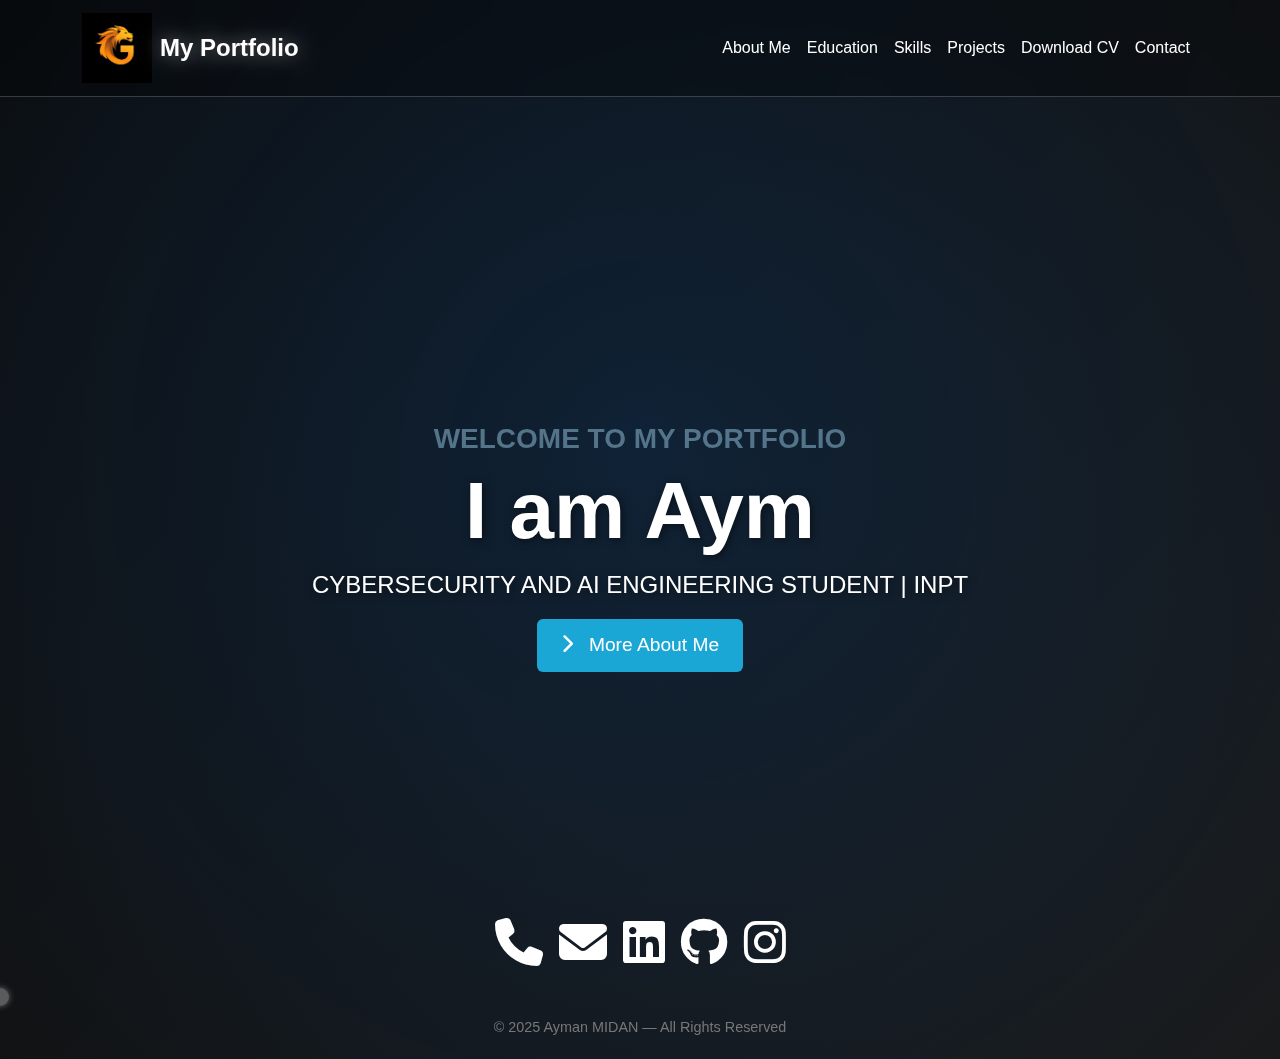
<file: index.html>
<!DOCTYPE html>
<html lang="fr">
<head>
  <meta charset="UTF-8">
  <meta name="viewport" content="width=device-width, initial-scale=1.0">
  <title>MIDAN Ayman</title>
  <link href="https://cdn.jsdelivr.net/npm/bootstrap@5.3.2/dist/css/bootstrap.min.css" rel="stylesheet">
  <link rel="stylesheet" href="css/font-awesome.css" />
  <link rel="stylesheet" href="css/styles.css">

</head>
<body>
  <div class="animated-background">
  <!-- Navbar -->
  <nav class="navbar navbar-expand-lg sticky-top navbar-dark navbar-blur">
    <div class="container">
      <a class="navbar-brand d-flex align-items-center" href="index.html">
        <img src="images/Logo.png" alt="Logo" width="70" height="70" class="me-2">
        <span>My Portfolio</span>
      </a>
      <button class="navbar-toggler" type="button" data-bs-toggle="collapse" data-bs-target="#navbarNav">
        <span class="navbar-toggler-icon"></span>
      </button>
      <div class="collapse navbar-collapse" id="navbarNav">
        <ul class="navbar-nav ms-auto">
          <li class="nav-item"><a class="nav-link" href="about.html">About Me</a></li>
          <li class="nav-item"><a class="nav-link" href="education.html">Education</a></li>
          <li class="nav-item"><a class="nav-link" href="skills.html">Skills</a></li>
          <li class="nav-item"><a class="nav-link" href="projects.html">Projects</a></li>
          <li class="nav-item"><a class="nav-link" href="download.html">Download CV</a></li>
          <li class="nav-item"><a class="nav-link" href="contact.html">Contact</a></li>
        </ul>
      </div>
    </div>
  </nav>

  <!-- Header -->
  <header class="header vh-100 text-center position-relative">

    <div class="text-container position-relative d-flex flex-column justify-content-center align-items-center h-100">
      <h5 class="text-welcome fs-3 fw-bold text-uppercase">Welcome to my portfolio</h5>
      <h1 id="typing-text" class="display-1 fw-bold text-white"></h1>

      <p class="roles text-white text-uppercase fs-4">
        <span>Cybersecurity and AI engineering student | </span>
        <span>INPT</span>
      </p>
      <a href="about.html" class="btn btn-about" >
        <div class="d-flex">
          <div class="me-3">
            <i class="fas fa-chevron-right"></i>
          </div>
          <div class="text-start">
            <span>More About Me</span>
          </div>
        </div>
      </a>

      <div class="social d-flex gap-3 position-absolute">
        <a href="tel:+212675534162">
          <i class="fas fa-phone fa-3x text-white"></i>
        </a>
        <a href="mailto:aymanmidan2005@gmail.com">
          <i class="fas fa-envelope fa-3x text-white"></i>
        </a>
        <a href="linkedin.com/in/ayman-midan-8386b5227">
          <i class="fab fa-linkedin fa-3x text-white"></i>
        </a>
        <a href="https://github.com/AymanMidan?tab=repositories">
          <i class="fab fa-github fa-3x text-white"></i>
        </a>
        <a href="https://www.instagram.com/aymanmidan/">
          <i class="fab fa-instagram fa-3x text-white"></i>
        </a>
      </div>
    </div>
  </header>

  <!-- Typing effect -->
  <script>
    function runTypingEffect() {
      const text = 'I am Ayman MIDAN';
      const typingElement = document.getElementById('typing-text');
      const typingDelay = 100;

      typeText(text, typingElement, typingDelay);
    }

    function typeText(text, typingElement, delay) {
      for (let i = 0; i < text.length; i++) {
        setTimeout(() => {
          typingElement.textContent += text.charAt(i);
        }, delay * i);
      }
    }

    document.addEventListener('DOMContentLoaded', runTypingEffect);
  </script>
  </div>
</div>
<div class="custom-cursor"></div>
<script src="js/cursor.js"></script>
<footer style="text-align: center; padding: 20px; font-size: 0.9rem; color: #777;">
  © 2025 Ayman MIDAN — All Rights Reserved
</footer>

</body>
</html>
</file>
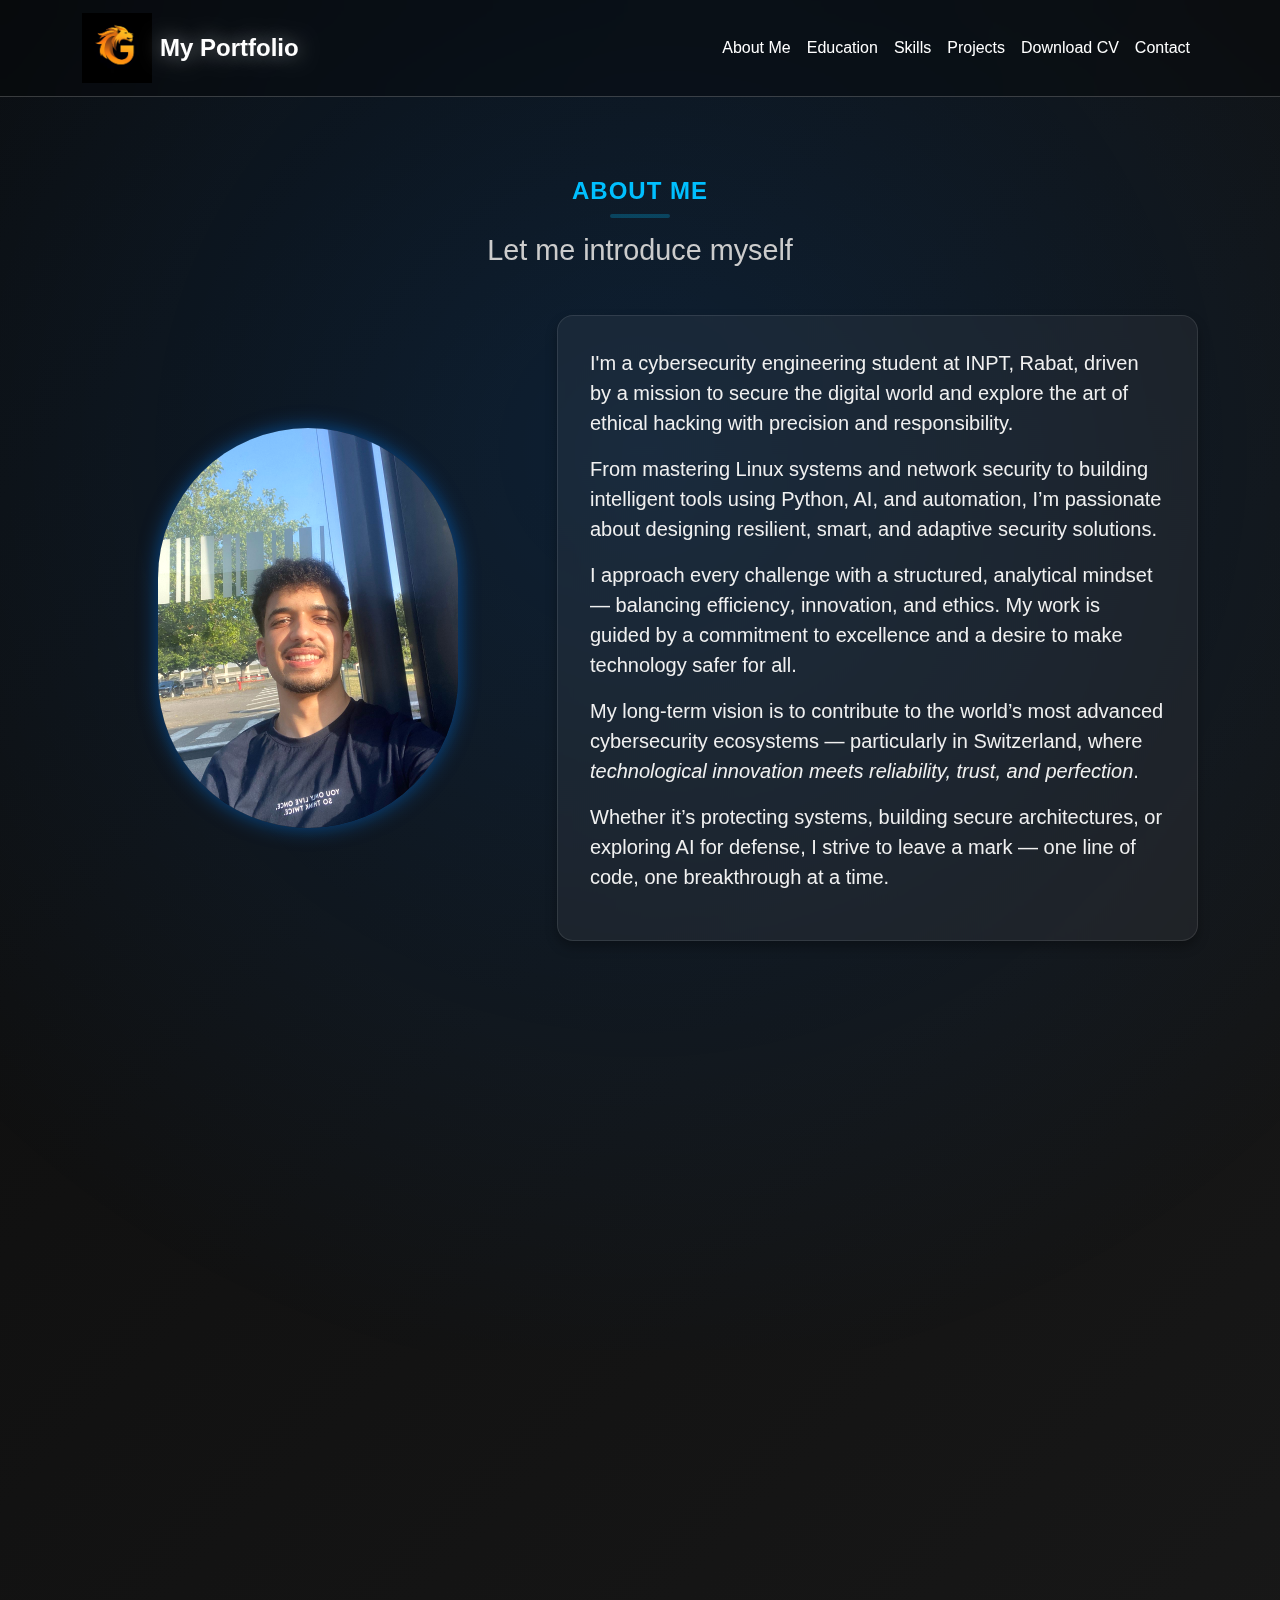
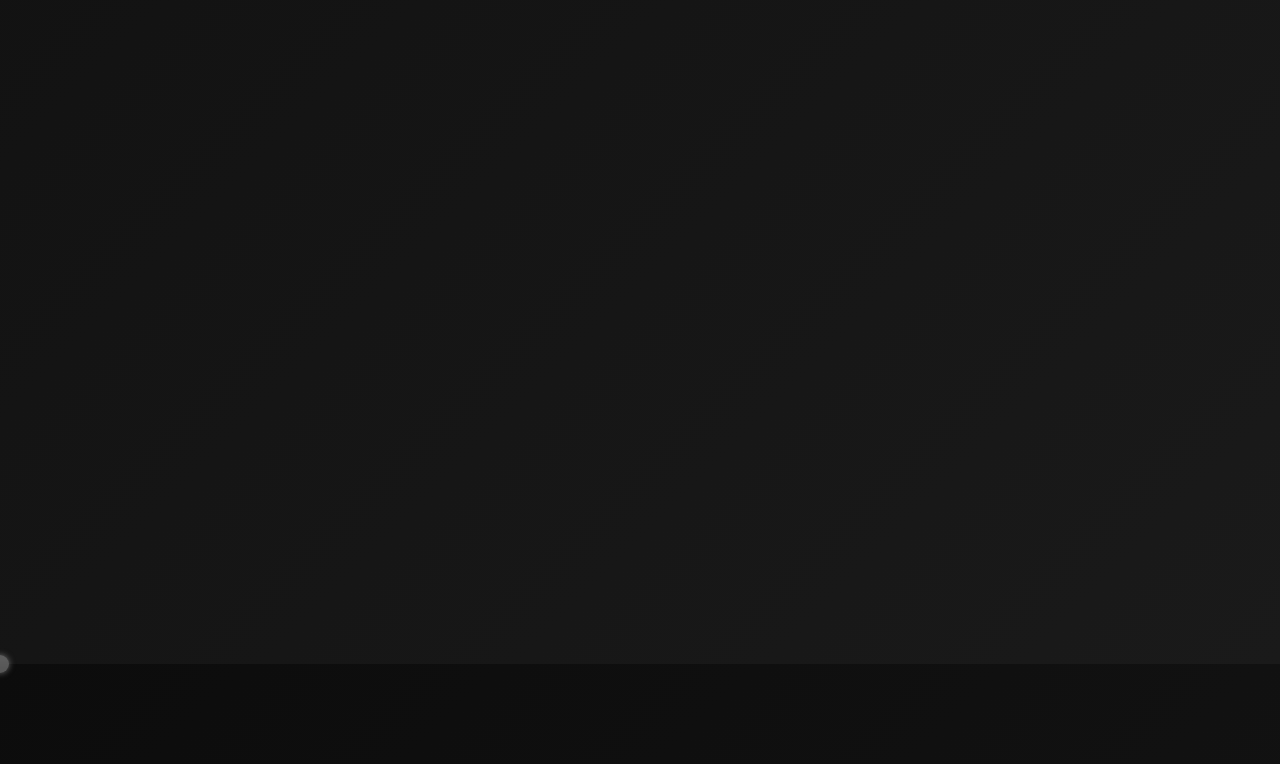
<file: about.html>
<!DOCTYPE html>
<html lang="en">
<head>
  <meta charset="UTF-8" />
  <meta name="viewport" content="width=device-width, initial-scale=1.0" />
  <title>MIDAN Ayman</title>
  <link rel="stylesheet" href="https://cdnjs.cloudflare.com/ajax/libs/bootstrap/5.3.0/css/bootstrap.min.css" />
  <link href="https://cdn.jsdelivr.net/npm/aos@2.3.4/dist/aos.css" rel="stylesheet">
  <link rel="stylesheet" href="css/font-awesome.css" />
  <link rel="stylesheet" href="css/styles.css">
</head>
<body>

  <nav class="navbar navbar-expand-lg sticky-top navbar-dark navbar-blur">
    <div class="container">
      <a class="navbar-brand d-flex align-items-center" href="index.html">
        <img src="images/Logo.png" alt="Logo" width="70" height="70" class="me-2">
        <span>My Portfolio</span>
      </a>
      <button class="navbar-toggler" type="button" data-bs-toggle="collapse" data-bs-target="#navbarNav">
        <span class="navbar-toggler-icon"></span>
      </button>
      <div class="collapse navbar-collapse" id="navbarNav">
        <ul class="navbar-nav ms-auto">
          <li class="nav-item"><a class="nav-link" href="about.html">About Me</a></li>
          <li class="nav-item"><a class="nav-link" href="education.html">Education</a></li>
          <li class="nav-item"><a class="nav-link" href="skills.html">Skills</a></li>
          <li class="nav-item"><a class="nav-link" href="projects.html">Projects</a></li>
          <li class="nav-item"><a class="nav-link" href="download.html">Download CV</a></li>
          <li class="nav-item"><a class="nav-link" href="contact.html">Contact</a></li>
        </ul>
      </div>
    </div>
  </nav>

  <section id="about" class="about-modern-section" data-aos="fade-up">
  <div class="container">
    <div class="text-center mb-5" data-aos="zoom-in">
      <h4 class="section-title">About Me</h4>
      <hr class="section-line" />
      <h2 class="section-subtitle">Let me introduce myself</h2>
    </div>
    <div class="row align-items-center">
      <div class="col-md-5 text-center mb-4 mb-md-0">
        <img src="images/ayman.jpg"
             alt="Profile"
             class="img-fluid rounded-pill shadow-lg about-img" />
      </div>
      <div class="col-md-7" data-aos="fade-left">
  <div class="about-text">
    <p class="lead">
      I'm a <strong>cybersecurity engineering student</strong> at <strong>INPT, Rabat</strong>, driven by a mission to secure the digital world and explore the art of ethical hacking with precision and responsibility.
    </p>
    <p class="lead">
      From mastering <strong>Linux systems</strong> and <strong>network security</strong> to building intelligent tools using <strong>Python, AI, and automation</strong>, I’m passionate about designing resilient, smart, and adaptive security solutions.
    </p>
    <p class="lead">
      I approach every challenge with a structured, analytical mindset — balancing <strong>efficiency</strong>, <strong>innovation</strong>, and <strong>ethics</strong>. My work is guided by a commitment to excellence and a desire to make technology safer for all.
    </p>
    <p class="lead">
      My long-term vision is to contribute to the world’s most advanced cybersecurity ecosystems — particularly in <strong>Switzerland</strong>, where <em>technological innovation meets reliability, trust, and perfection</em>.
    </p>
    <p class="lead">
      Whether it’s protecting systems, building secure architectures, or exploring AI for defense, I strive to leave a mark — one line of code, one breakthrough at a time.
    </p>
  </div>
</div>

    </div>
  </div>
</section>


<section id="values" class="about-modern-section" data-aos="fade-up">
  <div class="container">
    <div class="text-center mb-5" data-aos="zoom-in">
      <h4 class="section-title">My Core Values</h4>
      <hr class="section-line" />
      <h2 class="section-subtitle">How I Learn and Grow</h2>
    </div>
    <div class="about-text" data-aos="fade-right">
      <p class="lead">
        I believe in the power of <strong>discipline, ambition, and justice</strong>. When things feel unfair, I respond not with resignation, but by pushing myself even harder.
      </p>
      <p class="lead">
        My learning philosophy is based on <strong>taking initiative</strong>. I don’t wait for perfect conditions — I create them through projects, research, and experimentation.
      </p>
      <p class="lead">
        Above all, I strive to make my work <strong>meaningful</strong>: not just technically impressive, but useful to people, respectful of ethical principles, and aligned with my values.
      </p>
    </div>
  </div>
</section>


<section id="fun-facts" class="about-modern-section" data-aos="fade-up">
  <div class="container">
    <div class="text-center mb-5" data-aos="zoom-in">
      <h4 class="section-title">Beyond the Code</h4>
      <hr class="section-line" />
      <h2 class="section-subtitle">A Few Things You Might Not Know About Me</h2>
    </div>
    <div class="about-text" data-aos="fade-left">
      <ul class="lead" style="list-style-type: '✨ '; padding-left: 1.2rem;">
        <li>I discovered ethical hacking not in class, but by trying to understand how a phishing email worked — and I've been fascinated by cybersecurity ever since.</li>
        <li>Football isn’t just a passion, it inspired me to create <strong>LearnBall</strong>: an educational platform where learning meets sport and engagement.</li>
        <li>My favorite debugging soundtrack is classical music — Bach and breakpoints surprisingly go well together.</li>
        <li>I once spent an entire night trying to optimize a script by 2 seconds — not because I had to, but because I wanted to know if I could.</li>
        <li>Switzerland is more than a destination for me. It's a symbol of everything I value: precision, security, and quiet excellence.</li>
      </ul>
    </div>
  </div>
</section>



  <script src="https://cdn.jsdelivr.net/npm/aos@2.3.4/dist/aos.js"></script>
  <script>
    AOS.init({ once: true });
  </script>
  <script src="https://cdnjs.cloudflare.com/ajax/libs/bootstrap/5.3.0/js/bootstrap.bundle.min.js"></script>
  <div class="custom-cursor"></div>
  <script src="js/cursor.js"></script>
</body>
</html>
</file>
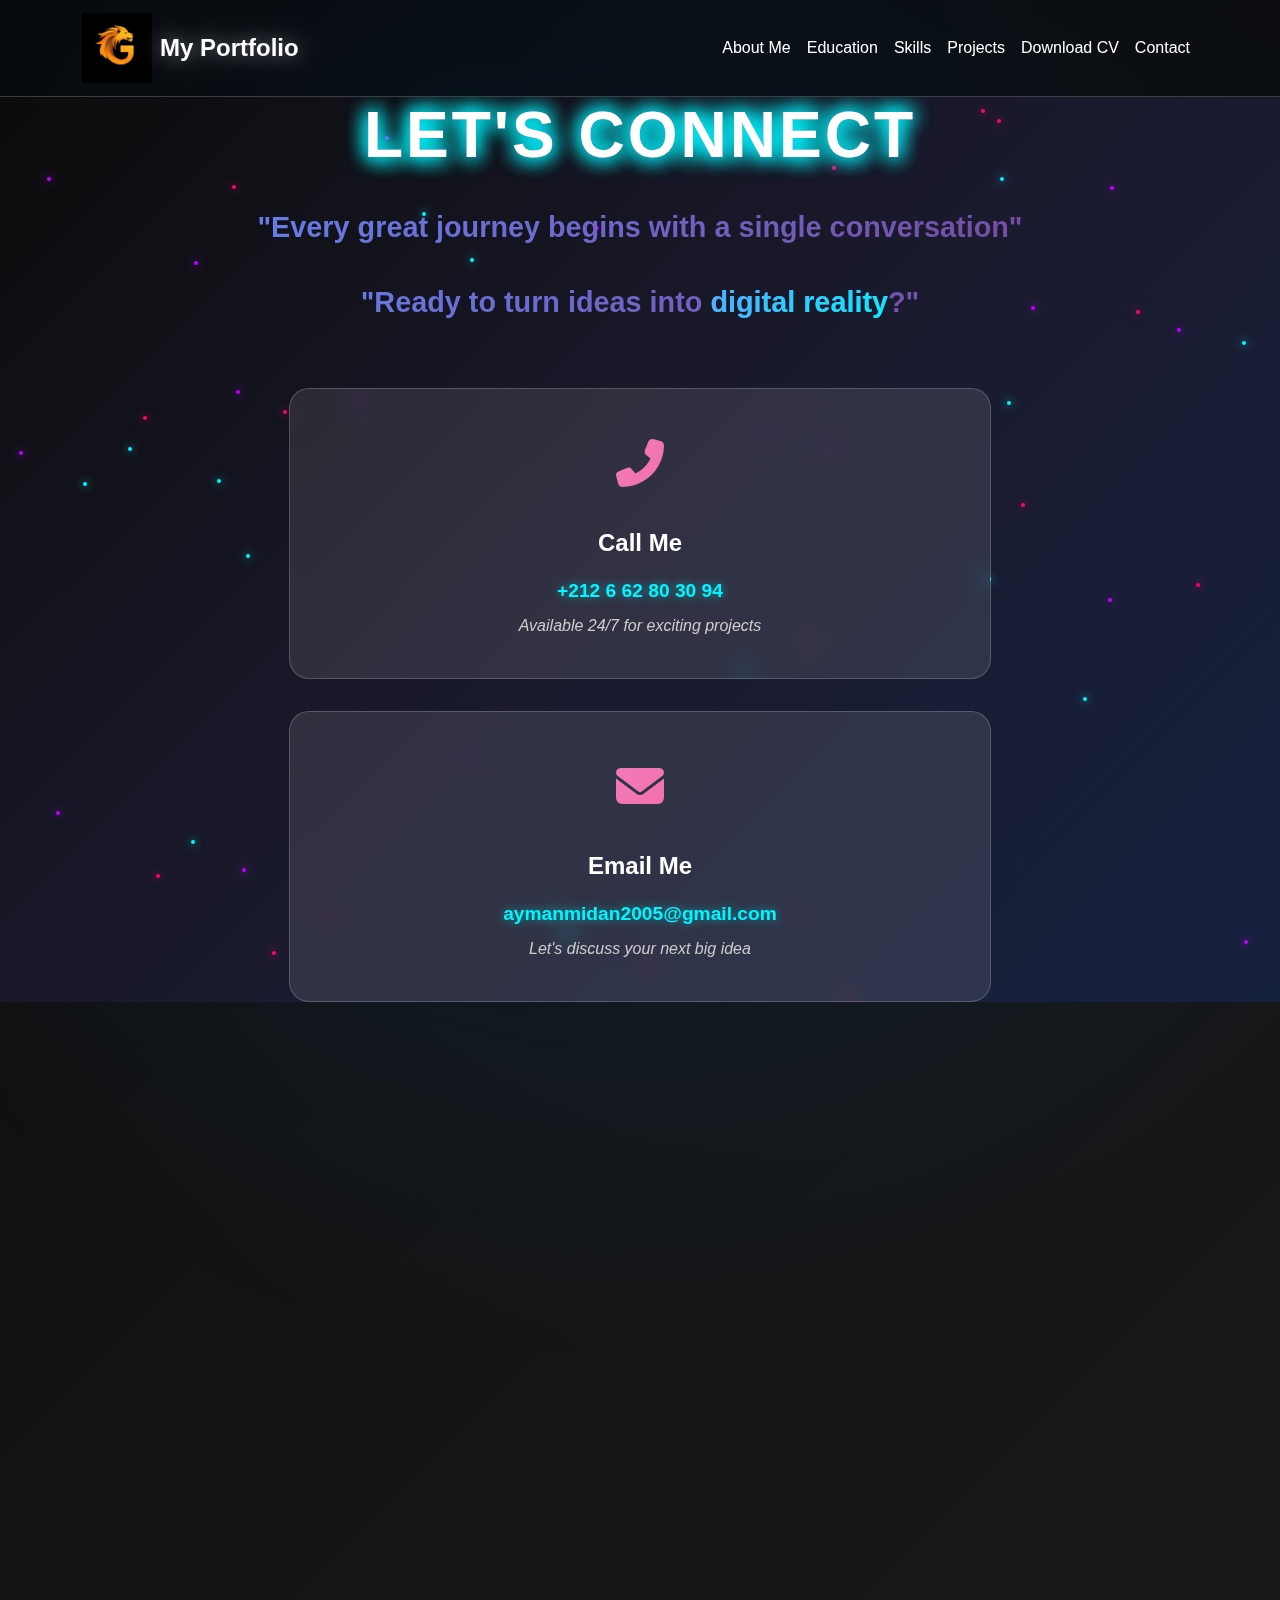
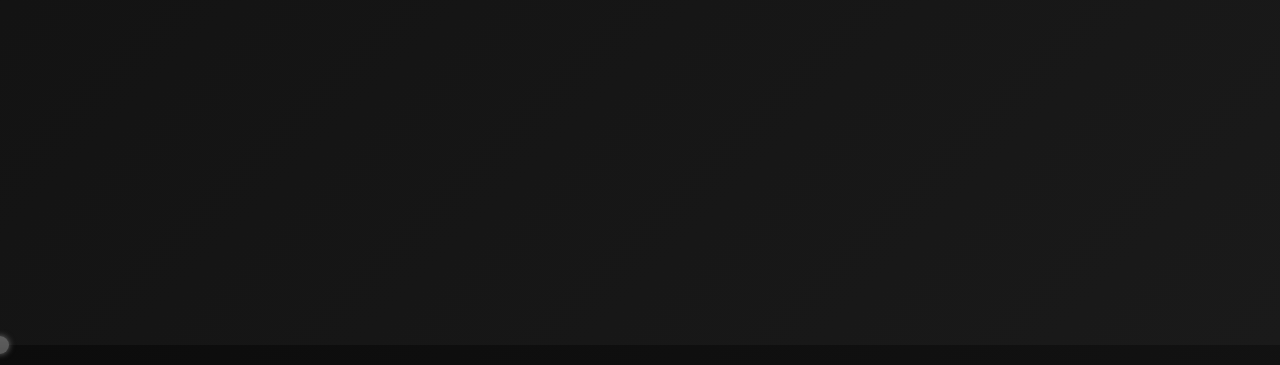
<file: contact.html>
<!DOCTYPE html>
<html lang="en">

<head>
  <meta charset="UTF-8" />
  <meta name="viewport" content="width=device-width, initial-scale=1.0" />
  <title>MIDAN Ayman - Contact</title>

  <!-- Bootstrap & AOS -->
  <link rel="stylesheet" href="https://cdnjs.cloudflare.com/ajax/libs/bootstrap/5.3.0/css/bootstrap.min.css" />
  <link href="https://cdn.jsdelivr.net/npm/aos@2.3.4/dist/aos.css" rel="stylesheet">
  <link rel="stylesheet" href="css/font-awesome.css" />
  <link rel="stylesheet" href="css/styles.css">
  
  
</head>

<body>

  <!-- Navbar -->
  <nav class="navbar navbar-expand-lg sticky-top navbar-dark navbar-blur">
    <div class="container">
      <a class="navbar-brand d-flex align-items-center" href="index.html">
        <img src="images/Logo.png" alt="Logo" width="70" height="70" class="me-2">
        <span>My Portfolio</span>
      </a>
      <button class="navbar-toggler" type="button" data-bs-toggle="collapse" data-bs-target="#navbarNav">
        <span class="navbar-toggler-icon"></span>
      </button>
      <div class="collapse navbar-collapse" id="navbarNav">
        <ul class="navbar-nav ms-auto">
          <li class="nav-item"><a class="nav-link" href="about.html">About Me</a></li>
          <li class="nav-item"><a class="nav-link" href="education.html">Education</a></li>
          <li class="nav-item"><a class="nav-link" href="skills.html">Skills</a></li>
          <li class="nav-item"><a class="nav-link" href="projects.html">Projects</a></li>
          <li class="nav-item"><a class="nav-link" href="download.html">Download CV</a></li>
          <li class="nav-item"><a class="nav-link" href="contact.html">Contact</a></li>
        </ul>
      </div>
    </div>
  </nav>

  <!-- Hero Contact Section -->
  <section class="contact-hero">
    <div class="floating-particles">
      <!-- Particles générées par JavaScript -->
    </div>
    
    <div class="hero-content">
      <h1 class="glitch-title" data-text="LET'S CONNECT">LET'S CONNECT</h1>
      
      <div class="spectacular-phrase" data-aos="fade-up" data-aos-delay="300">
        "Every great journey begins with a single conversation"
      </div>
      
      <div class="spectacular-phrase" data-aos="fade-up" data-aos-delay="600">
        "Ready to turn ideas into <span class="quote-highlight">digital reality</span>?"
      </div>
      
      <div class="contact-cards" data-aos="fade-up" data-aos-delay="900">
        <div class="contact-card pulse-animation" onclick="window.open('tel:+212662803094', '_self')">
          <div class="contact-icon">
            <i class="fas fa-phone-alt"></i>
          </div>
          <div class="contact-title">Call Me</div>
          <div class="contact-info">+212 6 62 80 30 94</div>
          <div class="contact-subtitle">Available 24/7 for exciting projects</div>
        </div>
        
        <div class="contact-card pulse-animation" onclick="window.open('mailto:aymanmidan2005@gmail.com', '_blank')">
          <div class="contact-icon">
            <i class="fas fa-envelope"></i>
          </div>
          <div class="contact-title">Email Me</div>
          <div class="contact-info">aymanmidan2005@gmail.com</div>
          <div class="contact-subtitle">Let's discuss your next big idea</div>
        </div>
      </div>
    </div>
  </section>

  <!-- Inspirational Quotes Section -->
  <section class="inspirational-quotes">
    <div class="container">
      <div class="quote">
        "The future belongs to those who <span class="quote-highlight">dare to innovate</span>"
      </div>
      
      <div class="quote">
        "In a world of code, I craft <span class="quote-highlight">digital experiences</span> that matter"
      </div>
      
      <div class="quote">
        "Every pixel tells a story, every line of code builds <span class="quote-highlight">tomorrow</span>"
      </div>
      
      <div class="quote">
        "Let's collaborate and create something <span class="quote-highlight">extraordinary</span> together"
      </div>
    </div>
  </section>

  <!-- Call to Action -->
  <section class="cta-section">
    <div class="container">
      <h2 class="spectacular-phrase" data-aos="zoom-in">
        Ready to start something <span class="quote-highlight">amazing</span>?
      </h2>
      
      <div data-aos="fade-up" data-aos-delay="300">
        <a href="tel:+212662803094" class="cta-button">
          <i class="fas fa-phone me-2"></i>Call Now
        </a>
        <a href="mailto:aymanmidan2005@gmail.com" class="cta-button">
          <i class="fas fa-envelope me-2"></i>Send Email
        </a>
      </div>
      
      <div class="spectacular-phrase mt-4" data-aos="fade-up" data-aos-delay="600">
        "Your vision + My expertise = <span class="quote-highlight">Unlimited possibilities</span>"
      </div>
    </div>
  </section>

  <!-- Scripts -->
  <script>
    // Créer des particules flottantes
    function createParticles() {
      const particlesContainer = document.querySelector('.floating-particles');
      const particleCount = 50;
      
      for (let i = 0; i < particleCount; i++) {
        const particle = document.createElement('div');
        particle.className = 'particle';
        particle.style.left = Math.random() * 100 + '%';
        particle.style.top = Math.random() * 100 + '%';
        particle.style.animationDelay = Math.random() * 6 + 's';
        particlesContainer.appendChild(particle);
      }
    }

    // Animation au survol des cartes
    document.querySelectorAll('.contact-card').forEach(card => {
      card.addEventListener('mouseenter', function() {
        this.style.background = 'rgba(0, 255, 255, 0.1)';
      });
      
      card.addEventListener('mouseleave', function() {
        this.style.background = 'rgba(255, 255, 255, 0.1)';
      });
    });

    // Initialisation
    document.addEventListener('DOMContentLoaded', function() {
      createParticles();
    });
  </script>

  <script src="https://cdn.jsdelivr.net/npm/aos@2.3.4/dist/aos.js"></script>
  <script>
    AOS.init({ 
      once: true,
      duration: 1000,
      easing: 'ease-out-cubic'
    });
  </script>
  <script src="https://cdnjs.cloudflare.com/ajax/libs/bootstrap/5.3.0/js/bootstrap.bundle.min.js"></script>
  
  <div class="custom-cursor"></div>
  <script src="js/cursor.js"></script>
</body>

</html>
</file>
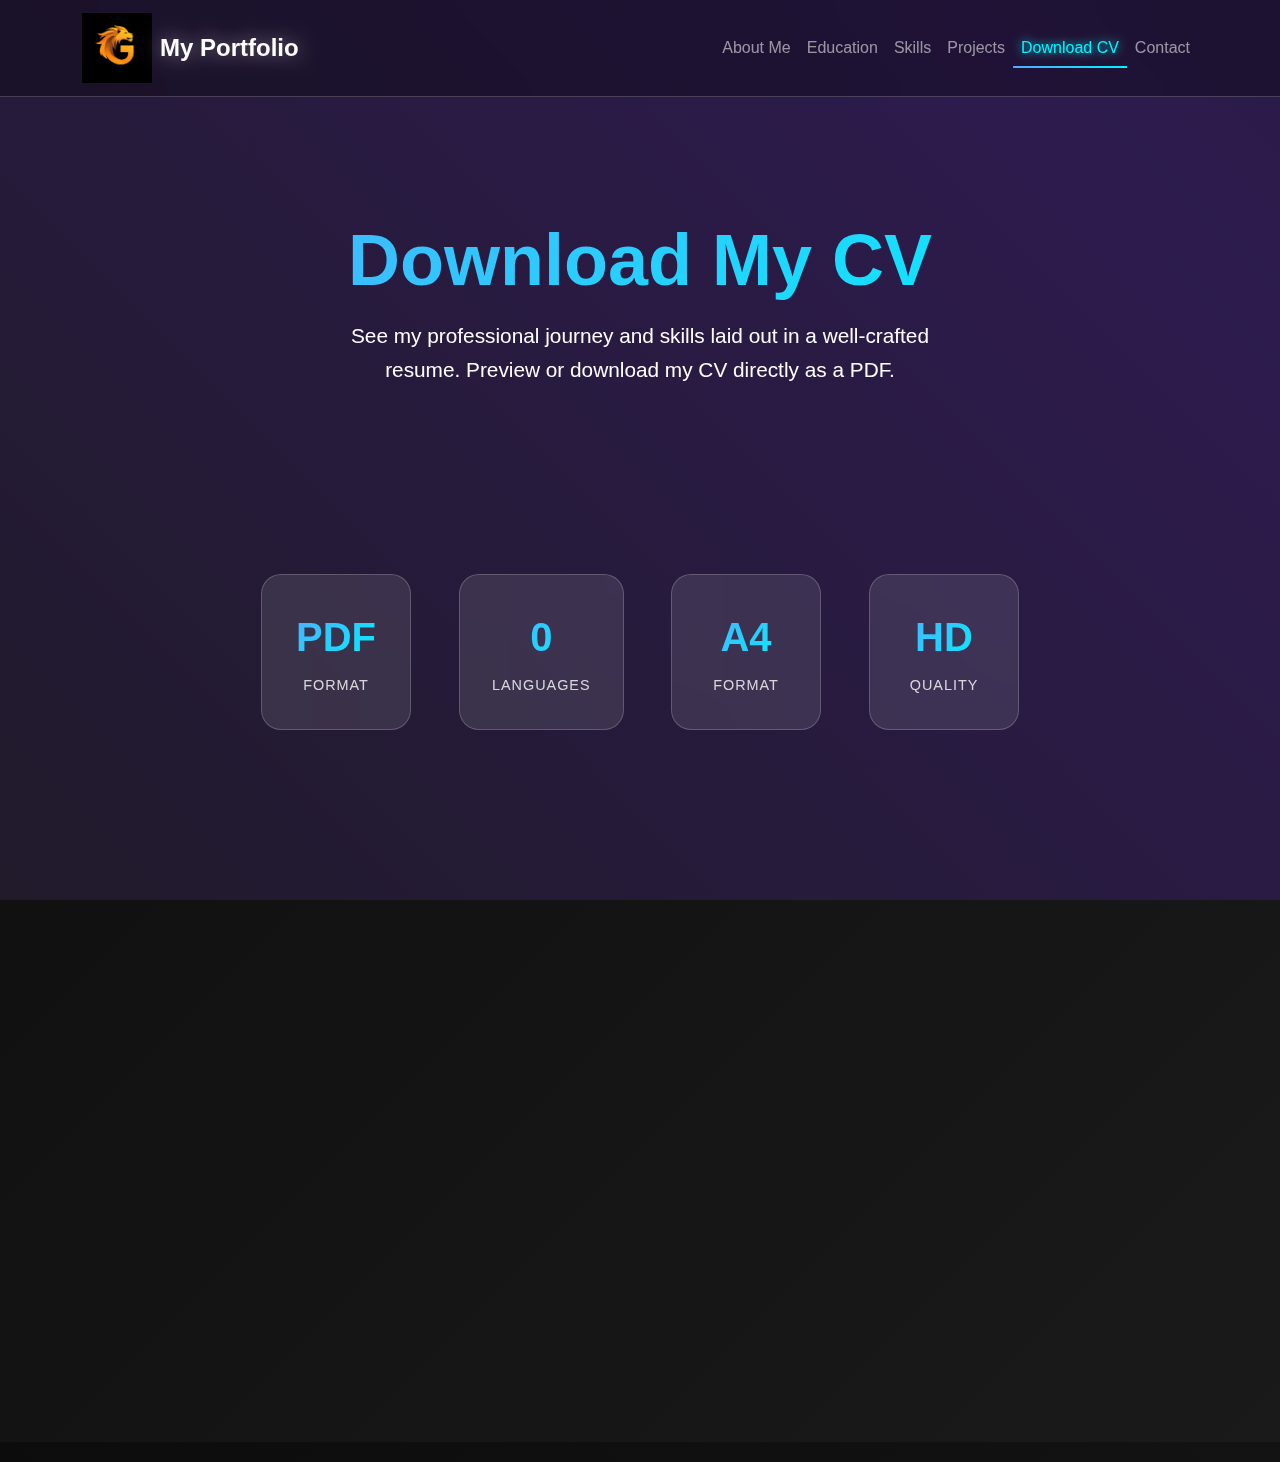
<file: download.html>
<!DOCTYPE html>
<html lang="en">
<head>
  <meta charset="UTF-8" />
  <meta name="viewport" content="width=device-width, initial-scale=1.0" />
  <title>MIDAN Ayman - Download CV</title>
  <link href="https://cdn.jsdelivr.net/npm/bootstrap@5.3.0/dist/css/bootstrap.min.css" rel="stylesheet">
  <link href="https://cdn.jsdelivr.net/npm/bootstrap-icons@1.10.5/font/bootstrap-icons.css" rel="stylesheet">
  <link href="https://cdn.jsdelivr.net/npm/aos@2.3.4/dist/aos.css" rel="stylesheet">
  <link rel="stylesheet" href="https://cdnjs.cloudflare.com/ajax/libs/font-awesome/6.0.0/css/all.min.css" />
  <style>
    :root {
      --primary-gradient: linear-gradient(135deg, #667eea 0%, #764ba2 100%);
      --secondary-gradient: linear-gradient(135deg, #f093fb 0%, #f5576c 100%);
      --tertiary-gradient: linear-gradient(135deg, #4facfe 0%, #00f2fe 100%);
      --success-gradient: linear-gradient(135deg, #11998e 0%, #38ef7d 100%);
      --dark-gradient: linear-gradient(135deg, #0c0c0c 0%, #1a1a1a 100%);
      --glass-bg: rgba(255, 255, 255, 0.1);
      --glass-border: rgba(255, 255, 255, 0.2);
      --text-glow: 0 0 20px rgba(255, 255, 255, 0.5);
      --neon-blue: #00f5ff;
      --neon-purple: #bf00ff;
      --neon-pink: #ff006e;
      --neon-green: #39ff14;
    }

    * {
      margin: 0;
      padding: 0;
      box-sizing: border-box;
    }

    body {
      font-family: 'Segoe UI', Tahoma, Geneva, Verdana, sans-serif;
      background: var(--dark-gradient);
      color: white;
      overflow-x: hidden;
      min-height: 100vh;
      position: relative;
    }

    /* Animated Background */
    .animated-bg {
      position: fixed;
      top: 0;
      left: 0;
      width: 100%;
      height: 100%;
      z-index: -2;
      background: linear-gradient(45deg, #0c0c0c, #1a1a1a, #2d1b4e, #1a1a1a, #0f3460);
      background-size: 500% 500%;
      animation: gradientShift 20s ease infinite;
    }

    @keyframes gradientShift {
      0% { background-position: 0% 50%; }
      25% { background-position: 100% 50%; }
      50% { background-position: 50% 100%; }
      75% { background-position: 50% 0%; }
      100% { background-position: 0% 50%; }
    }

    /* Floating geometric shapes */
    .floating-shapes {
      position: fixed;
      top: 0;
      left: 0;
      width: 100%;
      height: 100%;
      z-index: -1;
      overflow: hidden;
    }

    .shape {
      position: absolute;
      opacity: 0.1;
      animation: floatShape 15s infinite linear;
    }

    .shape-circle {
      width: 60px;
      height: 60px;
      border: 2px solid var(--neon-blue);
      border-radius: 50%;
      top: 120%;
      left: 10%;
      animation-delay: 0s;
    }

    .shape-square {
      width: 40px;
      height: 40px;
      border: 2px solid var(--neon-purple);
      top: 120%;
      left: 60%;
      animation-delay: -5s;
      transform: rotate(45deg);
    }

    .shape-triangle {
      width: 0;
      height: 0;
      border-left: 20px solid transparent;
      border-right: 20px solid transparent;
      border-bottom: 35px solid var(--neon-pink);
      top: 120%;
      left: 80%;
      animation-delay: -10s;
    }

    @keyframes floatShape {
      0% {
        transform: translateY(0) rotate(0deg);
        opacity: 0;
      }
      10% {
        opacity: 0.3;
      }
      90% {
        opacity: 0.3;
      }
      100% {
        transform: translateY(-120vh) rotate(360deg);
        opacity: 0;
      }
    }

    /* Navbar */
    .navbar-blur {
      backdrop-filter: blur(20px);
      background: rgba(0, 0, 0, 0.3) !important;
      border-bottom: 1px solid var(--glass-border);
      transition: all 0.3s ease;
    }

    .navbar-brand {
      font-weight: 700;
      font-size: 1.5rem;
      text-shadow: var(--text-glow);
    }

    .nav-link {
      position: relative;
      transition: all 0.3s ease;
      font-weight: 500;
    }

    .nav-link::after {
      content: '';
      position: absolute;
      bottom: 0;
      left: 50%;
      width: 0;
      height: 2px;
      background: var(--tertiary-gradient);
      transition: all 0.3s ease;
      transform: translateX(-50%);
    }

    .nav-link:hover::after,
    .nav-link.active::after {
      width: 100%;
    }

    .nav-link:hover,
    .nav-link.active {
      color: var(--neon-blue) !important;
      text-shadow: 0 0 10px var(--neon-blue);
    }

    /* Hero Section */
    .download-hero {
      padding: 120px 0 80px;
      text-align: center;
      position: relative;
    }

    .hero-title {
      font-size: 4.5rem;
      font-weight: 900;
      background: var(--tertiary-gradient);
      -webkit-background-clip: text;
      -webkit-text-fill-color: transparent;
      background-clip: text;
      margin-bottom: 1rem;
      animation: titlePulse 3s ease-in-out infinite alternate;
    }

    @keyframes titlePulse {
      0% { 
        filter: drop-shadow(0 0 20px rgba(79, 172, 254, 0.5));
        transform: scale(1);
      }
      100% { 
        filter: drop-shadow(0 0 40px rgba(79, 172, 254, 0.8));
        transform: scale(1.02);
      }
    }

    .hero-subtitle {
      font-size: 1.3rem;
      opacity: 0.9;
      margin-bottom: 3rem;
      max-width: 600px;
      margin-left: auto;
      margin-right: auto;
      line-height: 1.6;
    }

    /* CV Display Section */
    .cv-display-section {
      padding: 80px 0;
      position: relative;
    }

    .cv-container {
      max-width: 800px;
      margin: 0 auto;
      position: relative;
    }

    .cv-preview-card {
      background: var(--glass-bg);
      backdrop-filter: blur(20px);
      border: 1px solid var(--glass-border);
      border-radius: 30px;
      padding: 3rem;
      position: relative;
      overflow: hidden;
      transition: all 0.4s cubic-bezier(0.175, 0.885, 0.32, 1.275);
    }

    .cv-preview-card::before {
      content: '';
      position: absolute;
      top: -2px;
      left: -2px;
      right: -2px;
      bottom: -2px;
      background: var(--tertiary-gradient);
      border-radius: 32px;
      z-index: -1;
      opacity: 0;
      transition: opacity 0.3s ease;
    }

    .cv-preview-card:hover::before {
      opacity: 1;
    }

    .cv-preview-card::after {
      content: '';
      position: absolute;
      top: 0;
      left: -100%;
      width: 100%;
      height: 100%;
      background: linear-gradient(90deg, transparent, rgba(255, 255, 255, 0.1), transparent);
      transition: left 0.8s ease;
    }

    .cv-preview-card:hover::after {
      left: 100%;
    }

    .cv-icon-container {
      width: 120px;
      height: 120px;
      margin: 0 auto 2rem;
      position: relative;
      display: flex;
      align-items: center;
      justify-content: center;
    }

    .cv-icon-bg {
      position: absolute;
      width: 100%;
      height: 100%;
      background: var(--primary-gradient);
      border-radius: 50%;
      animation: iconRotate 10s linear infinite;
      opacity: 0.2;
    }

    .cv-icon {
      font-size: 4rem;
      color: var(--neon-blue);
      z-index: 2;
      animation: iconFloat 3s ease-in-out infinite alternate;
      filter: drop-shadow(0 0 20px var(--neon-blue));
    }

    @keyframes iconRotate {
      0% { transform: rotate(0deg); }
      100% { transform: rotate(360deg); }
    }

    @keyframes iconFloat {
      0% { transform: translateY(0px); }
      100% { transform: translateY(-10px); }
    }

    /* Action Buttons */
    .action-buttons {
      display: flex;
      gap: 2rem;
      justify-content: center;
      margin-top: 3rem;
      flex-wrap: wrap;
    }

    .btn-modern {
      padding: 1rem 2.5rem;
      border: none;
      border-radius: 15px;
      font-size: 1.1rem;
      font-weight: 600;
      text-decoration: none;
      position: relative;
      overflow: hidden;
      transition: all 0.3s cubic-bezier(0.175, 0.885, 0.32, 1.275);
      cursor: pointer;
      min-width: 200px;
      display: flex;
      align-items: center;
      justify-content: center;
      gap: 0.5rem;
    }

    .btn-preview {
      background: var(--primary-gradient);
      color: white;
      box-shadow: 0 10px 30px rgba(102, 126, 234, 0.3);
    }

    .btn-download {
      background: var(--success-gradient);
      color: white;
      box-shadow: 0 10px 30px rgba(17, 153, 142, 0.3);
    }

    .btn-modern::before {
      content: '';
      position: absolute;
      top: 0;
      left: -100%;
      width: 100%;
      height: 100%;
      background: linear-gradient(90deg, transparent, rgba(255, 255, 255, 0.2), transparent);
      transition: left 0.5s ease;
    }

    .btn-modern:hover::before {
      left: 100%;
    }

    .btn-modern:hover {
      transform: translateY(-5px) scale(1.05);
      box-shadow: 0 20px 40px rgba(0, 0, 0, 0.3);
    }

    .btn-modern:active {
      transform: translateY(-2px) scale(1.02);
    }

    .btn-modern i {
      font-size: 1.2rem;
      transition: transform 0.3s ease;
    }

    .btn-modern:hover i {
      transform: scale(1.2);
    }

    /* Stats Section */
    .stats-section {
      padding: 60px 0;
      text-align: center;
    }

    .stats-container {
      display: flex;
      justify-content: center;
      gap: 3rem;
      flex-wrap: wrap;
    }

    .stat-card {
      background: var(--glass-bg);
      backdrop-filter: blur(20px);
      border: 1px solid var(--glass-border);
      border-radius: 20px;
      padding: 2rem;
      min-width: 150px;
      transition: all 0.3s ease;
      cursor: pointer;
    }

    .stat-card:hover {
      transform: translateY(-10px);
      box-shadow: 0 20px 40px rgba(79, 172, 254, 0.2);
      border-color: var(--neon-blue);
    }

    .stat-number {
      font-size: 2.5rem;
      font-weight: 900;
      background: var(--tertiary-gradient);
      -webkit-background-clip: text;
      -webkit-text-fill-color: transparent;
      background-clip: text;
      margin-bottom: 0.5rem;
    }

    .stat-label {
      font-size: 0.9rem;
      opacity: 0.8;
      text-transform: uppercase;
      letter-spacing: 1px;
    }

    /* Success Message */
    .success-message {
      position: fixed;
      top: 50%;
      left: 50%;
      transform: translate(-50%, -50%) scale(0);
      background: var(--success-gradient);
      color: white;
      padding: 2rem 3rem;
      border-radius: 20px;
      font-size: 1.2rem;
      font-weight: 600;
      z-index: 9999;
      box-shadow: 0 20px 60px rgba(17, 153, 142, 0.4);
      transition: all 0.4s cubic-bezier(0.175, 0.885, 0.32, 1.275);
      backdrop-filter: blur(20px);
    }

    .success-message.show {
      transform: translate(-50%, -50%) scale(1);
    }

    .success-message i {
      margin-right: 1rem;
      font-size: 1.5rem;
    }

    /* Modal Styles */
    .modal-content {
      background: rgba(0, 0, 0, 0.9) !important;
      backdrop-filter: blur(20px);
      border: 1px solid var(--glass-border);
      border-radius: 20px;
    }

    .modal-header {
      border-bottom: 1px solid var(--glass-border);
    }

    .modal-title {
      background: var(--tertiary-gradient);
      -webkit-background-clip: text;
      -webkit-text-fill-color: transparent;
      background-clip: text;
      font-weight: 700;
    }

    .btn-close-white {
      filter: brightness(0) invert(1);
    }

    /* Responsive Design */
    @media (max-width: 768px) {
      .hero-title {
        font-size: 3rem;
      }
      
      .action-buttons {
        flex-direction: column;
        align-items: center;
      }
      
      .btn-modern {
        width: 100%;
        max-width: 300px;
      }
      
      .stats-container {
        gap: 1.5rem;
      }
      
      .cv-preview-card {
        padding: 2rem;
        margin: 0 1rem;
      }
    }

    /* Custom Scrollbar */
    ::-webkit-scrollbar {
      width: 8px;
    }

    ::-webkit-scrollbar-track {
      background: rgba(255, 255, 255, 0.1);
    }

    ::-webkit-scrollbar-thumb {
      background: var(--tertiary-gradient);
      border-radius: 10px;
    }

    /* Additional Animations */
    @keyframes fadeInUp {
      from {
        opacity: 0;
        transform: translateY(30px);
      }
      to {
        opacity: 1;
        transform: translateY(0);
      }
    }

    .fade-in-up {
      animation: fadeInUp 0.8s ease forwards;
    }

    /* Particle Trail Effect */
    .particle-trail {
      position: absolute;
      width: 4px;
      height: 4px;
      background: var(--neon-blue);
      border-radius: 50%;
      pointer-events: none;
      animation: particleFade 1s ease-out forwards;
    }

    @keyframes particleFade {
      0% {
        opacity: 1;
        transform: scale(1);
      }
      100% {
        opacity: 0;
        transform: scale(0);
      }
    }
  </style>
</head>

<body>
  <!-- Animated Background -->
  <div class="animated-bg"></div>
  
  <!-- Floating Shapes -->
  <div class="floating-shapes">
    <div class="shape shape-circle"></div>
    <div class="shape shape-square"></div>
    <div class="shape shape-triangle"></div>
  </div>

  <!-- Navbar -->
  <nav class="navbar navbar-expand-lg sticky-top navbar-dark navbar-blur">
    <div class="container">
      <a class="navbar-brand d-flex align-items-center" href="index.html">
        <img src="images/Logo.png" alt="Logo" width="70" height="70" class="me-2">
        <span>My Portfolio</span>
      </a>
      <button class="navbar-toggler" type="button" data-bs-toggle="collapse" data-bs-target="#navbarNav">
        <span class="navbar-toggler-icon"></span>
      </button>
      <div class="collapse navbar-collapse" id="navbarNav">
        <ul class="navbar-nav ms-auto">
          <li class="nav-item"><a class="nav-link" href="about.html">About Me</a></li>
          <li class="nav-item"><a class="nav-link" href="education.html">Education</a></li>
          <li class="nav-item"><a class="nav-link" href="skills.html">Skills</a></li>
          <li class="nav-item"><a class="nav-link" href="projects.html">Projects</a></li>
          <li class="nav-item"><a class="nav-link active" href="download.html">Download CV</a></li>
          <li class="nav-item"><a class="nav-link" href="contact.html">Contact</a></li>
        </ul>
      </div>
    </div>
  </nav>

  <!-- Hero Section -->
  <section class="download-hero">
    <div class="container">
      <h1 class="hero-title" data-aos="zoom-in">Download My CV</h1>
      <p class="hero-subtitle" data-aos="fade-up" data-aos-delay="200">
        See my professional journey and skills laid out in a well-crafted resume. Preview or download my CV directly as a PDF.
      </p>
    </div>
  </section>

  <!-- Stats Section -->
  <section class="stats-section">
    <div class="container">
      <div class="stats-container" data-aos="fade-up">
        <div class="stat-card" data-aos="flip-left" data-aos-delay="100">
          <div class="stat-number">PDF</div>
          <div class="stat-label">Format</div>
        </div>
        <div class="stat-card" data-aos="flip-left" data-aos-delay="200">
          <div class="stat-number">1</div>
          <div class="stat-label">Languages</div>
        </div>
        <div class="stat-card" data-aos="flip-left" data-aos-delay="300">
          <div class="stat-number">A4</div>
          <div class="stat-label">Format</div>
        </div>
        <div class="stat-card" data-aos="flip-left" data-aos-delay="400">
          <div class="stat-number">HD</div>
          <div class="stat-label">Quality</div>
        </div>
      </div>
    </div>
  </section>

  <!-- CV Display Section -->
  <section class="cv-display-section">
    <div class="container">
      <div class="cv-container" data-aos="fade-up" data-aos-delay="300">
        <div class="cv-preview-card">
          <div class="cv-icon-container">
            <div class="cv-icon-bg"></div>
            <i class="fas fa-file-pdf cv-icon"></i>
          </div>
          
          <h3 style="margin-bottom: 2rem; font-weight: 700; text-align: center;">
            Professional - MIDAN Ayman
          </h3>
          
          <div class="action-buttons">
            <button class="btn-modern btn-preview" data-bs-toggle="modal" data-bs-target="#cvModal" data-aos="fade-right" data-aos-delay="500">
              <i class="fas fa-eye"></i>
              Preview CV (ANG)
            </button>
            
            <a href="images/CV.pdf" class="btn-modern btn-download" onclick="showSuccessMessage()" download rel="noopener" data-aos="fade-left" data-aos-delay="600">
              <i class="fas fa-download"></i>
              Download CV (ANG)
            </a>
          </div>
          
          <div style="margin-top: 2rem; padding-top: 2rem; border-top: 1px solid var(--glass-border); text-align: center;">
            <p style="opacity: 0.7; font-size: 0.9rem;">
              <i class="fas fa-info-circle" style="margin-right: 0.5rem;"></i>
              High-Quality PDF Format - Compatible with All Systems
            </p>
          </div>
        </div>
      </div>
    </div>
  </section>

  <!-- Success Message -->
  <div id="successMsg" class="success-message">
    <i class="fas fa-check-circle"></i>
    CV downloaded successfully!
  </div>

  <!-- Modal Preview CV -->
  <div class="modal fade" id="cvModal" tabindex="-1" aria-labelledby="cvModalLabel" aria-hidden="true">
    <div class="modal-dialog modal-lg modal-dialog-centered">
      <div class="modal-content">
        <div class="modal-header">
          <h5 class="modal-title" id="cvModalLabel">
            <i class="fas fa-file-pdf" style="margin-right: 0.5rem;"></i>
            CV Preview
          </h5>
          <button type="button" class="btn-close btn-close-white" data-bs-dismiss="modal" aria-label="Close"></button>
        </div>
        <div class="modal-body">
          <iframe src="images/CV.pdf" width="100%" height="500px" style="border: none; border-radius: 10px;"></iframe>
        </div>
        <div class="modal-footer" style="border-top: 1px solid var(--glass-border);">
          <a href="images/CV.pdf" class="btn-modern btn-download" onclick="showSuccessMessage()" download rel="noopener">
            <i class="fas fa-download"></i>
            Download now
          </a>
        </div>
      </div>
    </div>
  </div>

  <!-- Scripts -->
  <script src="https://cdn.jsdelivr.net/npm/bootstrap@5.3.0/dist/js/bootstrap.bundle.min.js"></script>
  <script src="https://cdn.jsdelivr.net/npm/aos@2.3.4/dist/aos.js"></script>
  
  <script>
    // Initialize AOS
    AOS.init({
      duration: 1000,
      once: false,
      offset: 100
    });

    // Success message function
    function showSuccessMessage() {
      const msg = document.getElementById('successMsg');
      msg.classList.add('show');
      setTimeout(() => {
        msg.classList.remove('show');
      }, 3000);
    }

    // Create floating shapes animation
    function createFloatingShapes() {
      const shapesContainer = document.querySelector('.floating-shapes');
      const shapeTypes = ['circle', 'square', 'triangle'];
      const colors = ['var(--neon-blue)', 'var(--neon-purple)', 'var(--neon-pink)'];

      setInterval(() => {
        const shape = document.createElement('div');
        const shapeType = shapeTypes[Math.floor(Math.random() * shapeTypes.length)];
        const color = colors[Math.floor(Math.random() * colors.length)];
        
        shape.className = `shape shape-${shapeType}`;
        shape.style.left = Math.random() * 100 + '%';
        shape.style.borderColor = color;
        shape.style.animationDuration = (Math.random() * 10 + 10) + 's';
        
        shapesContainer.appendChild(shape);
        
        // Remove shape after animation
        setTimeout(() => {
          shape.remove();
        }, 20000);
      }, 3000);
    }

    // Mouse trail effect
    function createMouseTrail(e) {
      const trail = document.createElement('div');
      trail.className = 'particle-trail';
      trail.style.left = e.clientX + 'px';
      trail.style.top = e.clientY + 'px';
      
      document.body.appendChild(trail);
      
      setTimeout(() => {
        trail.remove();
      }, 1000);
    }

    // Button hover effects
    function setupButtonEffects() {
      const buttons = document.querySelectorAll('.btn-modern');
      
      buttons.forEach(button => {
        button.addEventListener('mouseenter', () => {
          button.style.transform = 'translateY(-5px) scale(1.05)';
        });
        
        button.addEventListener('mouseleave', () => {
          button.style.transform = 'translateY(0) scale(1)';
        });
        
        button.addEventListener('click', (e) => {
          // Create ripple effect
          const ripple = document.createElement('span');
          const rect = button.getBoundingClientRect();
          const size = Math.max(rect.width, rect.height);
          const x = e.clientX - rect.left - size / 2;
          const y = e.clientY - rect.top - size / 2;
          
          ripple.style.cssText = `
            position: absolute;
            width: ${size}px;
            height: ${size}px;
            left: ${x}px;
            top: ${y}px;
            background: rgba(255, 255, 255, 0.3);
            border-radius: 50%;
            transform: scale(0);
            animation: ripple 0.6s linear;
            pointer-events: none;
          `;
          
          button.appendChild(ripple);
          
          setTimeout(() => {
            ripple.remove();
          }, 600);
        });
      });
    }

    // Add ripple animation CSS
    const style = document.createElement('style');
    style.textContent = `
      @keyframes ripple {
        to {
          transform: scale(4);
          opacity: 0;
        }
      }
    `;
    document.head.appendChild(style);

    // Stats counter animation
    function animateStats() {
      const statNumbers = document.querySelectorAll('.stat-number');
      
      const observer = new IntersectionObserver((entries) => {
        entries.forEach(entry => {
          if (entry.isIntersecting) {
            const element = entry.target;
            const text = element.textContent;
            
            // Add counter animation for numeric values
            if (!isNaN(text)) {
              let count = 0;
              const target = parseInt(text);
              const increment = target / 50;
              
              const timer = setInterval(() => {
                count += increment;
                if (count >= target) {
                  element.textContent = target;
                  clearInterval(timer);
                } else {
                  element.textContent = Math.floor(count);
                }
              }, 20);
            }
          }
        });
      }, { threshold: 0.5 });

      statNumbers.forEach(stat => observer.observe(stat));
    }

    // Initialize everything when DOM is loaded
    document.addEventListener('DOMContentLoaded', () => {
      createFloatingShapes();
      setupButtonEffects();
      animateStats();
    });

    // Add mouse trail on mouse move
    document.addEventListener('mousemove', createMouseTrail);

    // Parallax effect for CV card
    window.addEventListener('scroll', () => {
      const scrolled = window.pageYOffset;
      const cvCard = document.querySelector('.cv-preview-card');
      
      if (cvCard) {
        const speed = scrolled * 0.1;
        cvCard.style.transform = `translateY(${speed}px)`;
      }
    });

    // Enhanced download tracking
    document.querySelectorAll('a[download]').forEach(link => {
      link.addEventListener('click', (e) => {
        console.log('CV Downloaded:', e.target.href);
        
        // Add download animation
        const button = e.target;
        button.style.transform = 'scale(0.95)';
        setTimeout(() => {
          button.style.transform = 'scale(1)';
        }, 150);
      });
    });
  </script>
</body>
</html>
</file>
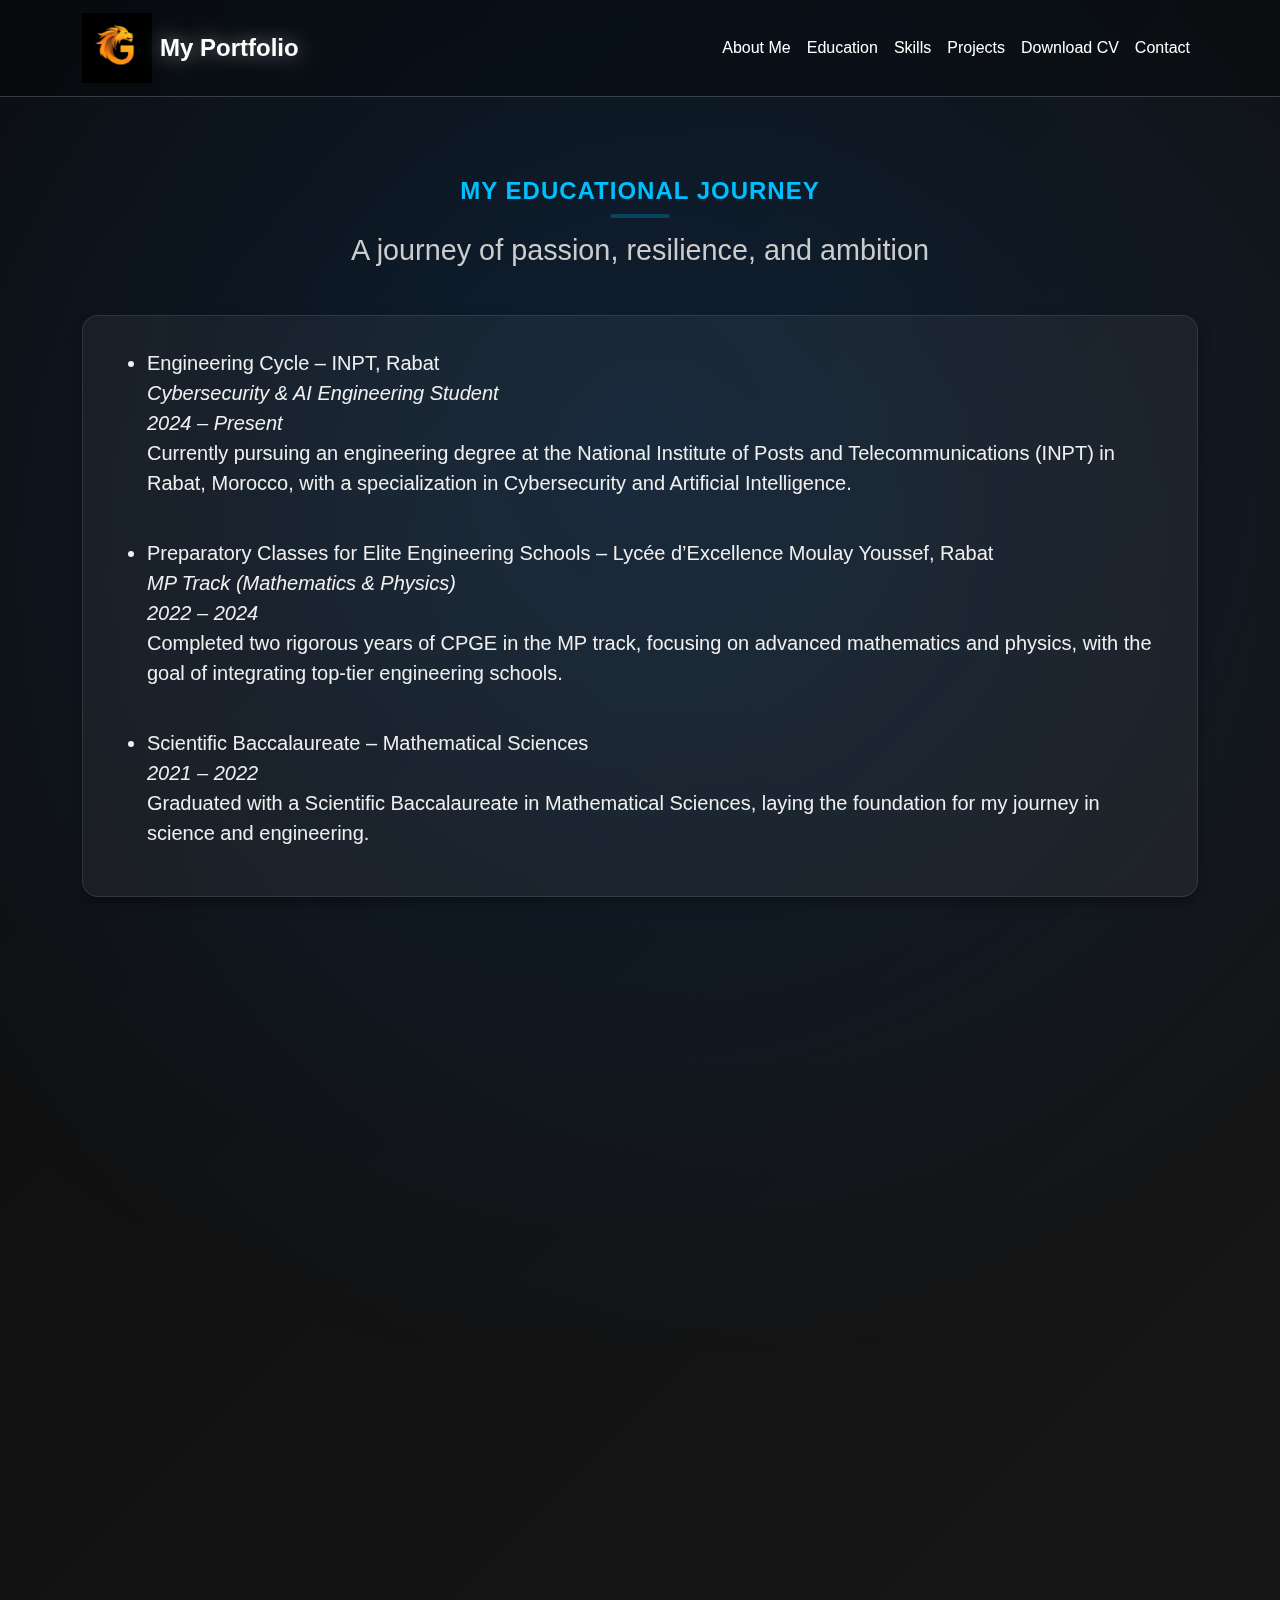
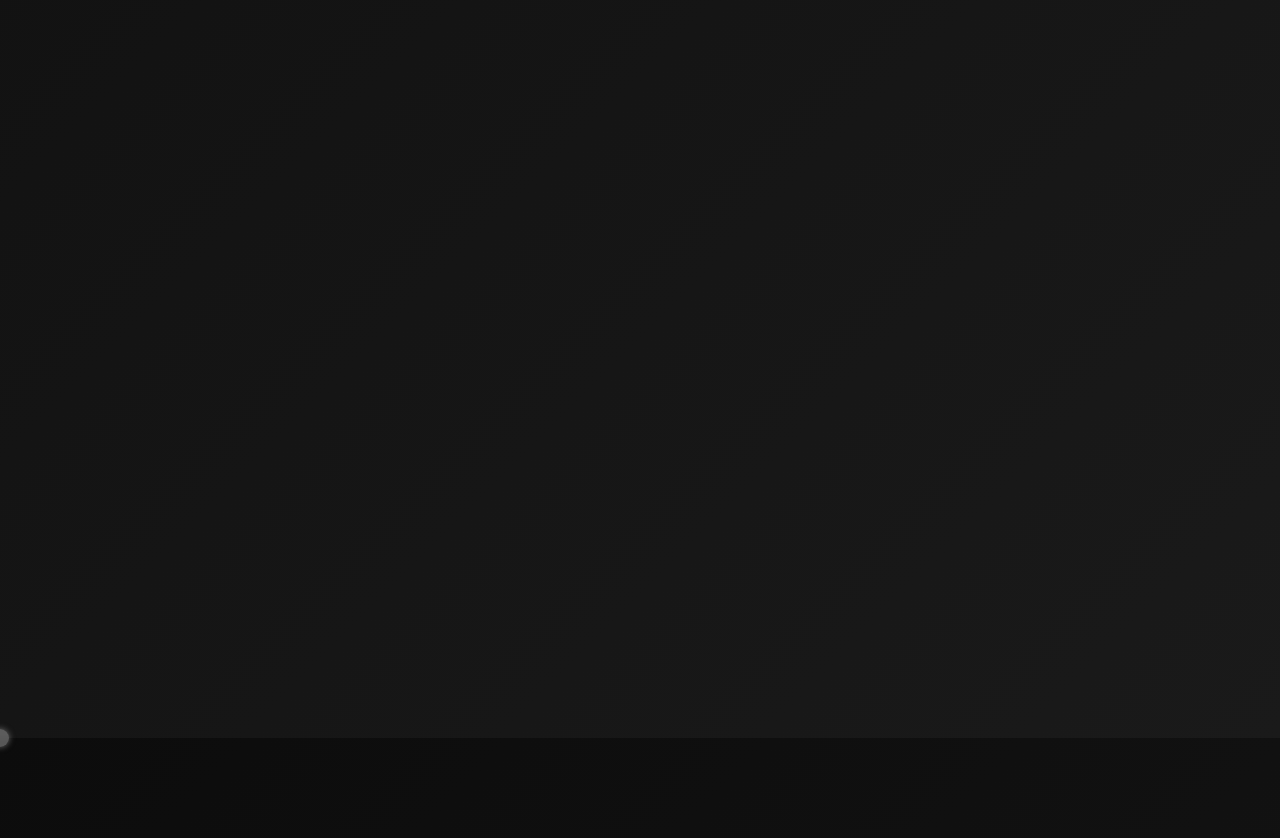
<file: education.html>
<!DOCTYPE html>
<html lang="en">
<head>
  <meta charset="UTF-8" />
  <meta name="viewport" content="width=device-width, initial-scale=1.0" />
  <title>MIDAN Ayman</title>
  <link rel="stylesheet" href="https://cdnjs.cloudflare.com/ajax/libs/bootstrap/5.3.0/css/bootstrap.min.css" />
  <link href="https://cdn.jsdelivr.net/npm/aos@2.3.4/dist/aos.css" rel="stylesheet">
  <link rel="stylesheet" href="css/font-awesome.css" />
  <link rel="stylesheet" href="css/styles.css">
</head>

<body>
  <!-- Navbar -->
  <nav class="navbar navbar-expand-lg sticky-top navbar-dark navbar-blur">
    <div class="container">
      <a class="navbar-brand d-flex align-items-center" href="index.html">
        <img src="images/Logo.png" alt="Logo" width="70" height="70" class="me-2">
        <span>My Portfolio</span>
      </a>
      <button class="navbar-toggler" type="button" data-bs-toggle="collapse" data-bs-target="#navbarNav">
        <span class="navbar-toggler-icon"></span>
      </button>
      <div class="collapse navbar-collapse" id="navbarNav">
        <ul class="navbar-nav ms-auto">
          <li class="nav-item"><a class="nav-link" href="about.html">About Me</a></li>
          <li class="nav-item"><a class="nav-link" href="education.html">Education</a></li>
          <li class="nav-item"><a class="nav-link" href="skills.html">Skills</a></li>
          <li class="nav-item"><a class="nav-link" href="projects.html">Projects</a></li>
          <li class="nav-item"><a class="nav-link" href="download.html">Download CV</a></li>
          <li class="nav-item"><a class="nav-link" href="contact.html">Contact</a></li>
        </ul>
      </div>
    </div>
  </nav>

<!-- About Section -->
<section id="education" class="about-modern-section" data-aos="fade-up">
  <div class="container">
    <div class="text-center mb-5" data-aos="zoom-in">
      <h4 class="section-title">My Educational Journey</h4>
      <hr class="section-line" />
      <h2 class="section-subtitle">A journey of passion, resilience, and ambition</h2>
    </div>
    <div class="about-text" data-aos="fade-left">
      <ul>
        <li data-aos="fade-right" data-aos-delay="100" class="lead">
          <strong>Engineering Cycle – INPT, Rabat</strong><br>
          <em class="lead">Cybersecurity & AI Engineering Student</em><br>
          <em class="lead">2024 – Present</em><br>
          <p class="lead">Currently pursuing an engineering degree at the National Institute of Posts and Telecommunications (INPT) in Rabat, Morocco, with a specialization in Cybersecurity and Artificial Intelligence.</p>
        </li>
        <br>
        <li data-aos="fade-right" data-aos-delay="200" class="lead">
          <strong>Preparatory Classes for Elite Engineering Schools – Lycée d’Excellence Moulay Youssef, Rabat</strong><br>
          <em class="lead">MP Track (Mathematics & Physics)</em><br>
          <em class="lead">2022 – 2024</em><br>
          <p class="lead">Completed two rigorous years of CPGE in the MP track, focusing on advanced mathematics and physics, with the goal of integrating top-tier engineering schools.</p>
        </li>
        <br>
        <li data-aos="fade-right" data-aos-delay="300" class="lead">
          <strong>Scientific Baccalaureate – Mathematical Sciences</strong><br>
          <em class="lead">2021 – 2022</em><br>
          <p class="lead">Graduated with a Scientific Baccalaureate in Mathematical Sciences, laying the foundation for my journey in science and engineering.</p>
        </li>
      </ul>
    </div>
  </div>
</section>


<!-- Career Objectives Section -->
<section class="about-modern-section" id="objectives" data-aos="fade-up">
  <div class="container">
   <div class="text-center mb-5" data-aos="zoom-in">
    <h4 class="section-title">Career Objectives</h4>
    <hr class="section-line" />
    <h2 class="section-subtitle">Turning passion into excellence</h2>
   </div>
    <div class="about-text" data-aos="fade-left" data-aos-delay="200">
      <p class="lead">My ambition is to become a top-tier engineer specialized in <strong>artificial intelligence and cybersecurity</strong>, fields that shape the digital future. I aim to contribute to projects with real-world impact, whether through advanced research, secure digital infrastructures, or intelligent systems. My ultimate goal is to join a world-class engineering school in France to pursue a double degree, and continue building solutions that serve both innovation and ethics.</p>
    </div>
  </div>
</section>

<section id="lessons" class="about-modern-section" data-aos="fade-up">
  <div class="container">
    <div class="text-center mb-5" data-aos="zoom-in">
      <h4 class="section-title">Lessons Beyond the Classroom</h4>
      <hr class="section-line" />
      <h2 class="section-subtitle">What My Academic Journey Has Taught Me</h2>
    </div>
    <div class="about-text" data-aos="fade-left">
      <ul>
        <li data-aos="fade-right" data-aos-delay="100" class="lead">
          <strong>The value of consistent effort over raw talent</strong><br>
          <p class="lead">In CPGE, brilliance wasn’t enough — discipline and endurance defined success. I’ve learned that greatness is built, one focused hour at a time.</p>
        </li>
        <br>
        <li data-aos="fade-right" data-aos-delay="200" class="lead">
          <strong>How to stay calm in high-pressure environments</strong><br>
          <p class="lead">Facing national competitive exams under extreme stress taught me how to think clearly when it matters most — a skill I now carry into technical problem-solving.</p>
        </li>
        <br>
        <li data-aos="fade-right" data-aos-delay="300" class="lead">
          <strong>That education is not about grades — it's about transformation</strong><br>
          <p class="lead">My time at INPT and CPGE shaped the way I think, learn, and act. I’ve gained more than knowledge: I’ve built character, vision, and purpose.</p>
        </li>
        <br>
        <li data-aos="fade-right" data-aos-delay="400" class="lead">
          <strong>That knowledge must be shared, not hoarded</strong><br>
          <p class="lead">Whether mentoring classmates or creating LearnBall, I’ve realized that the best way to grow is by helping others grow with you.</p>
        </li>
      </ul>
    </div>
  </div>
</section>



  <!-- Scripts -->
  
  <script src="https://cdn.jsdelivr.net/npm/aos@2.3.4/dist/aos.js"></script>
  <script>
    AOS.init({ once: true });
  </script>
  <script src="https://cdnjs.cloudflare.com/ajax/libs/bootstrap/5.3.0/js/bootstrap.bundle.min.js"></script>
  <div class="custom-cursor"></div>
<script src="js/cursor.js"></script>
</body>
</html>
</file>
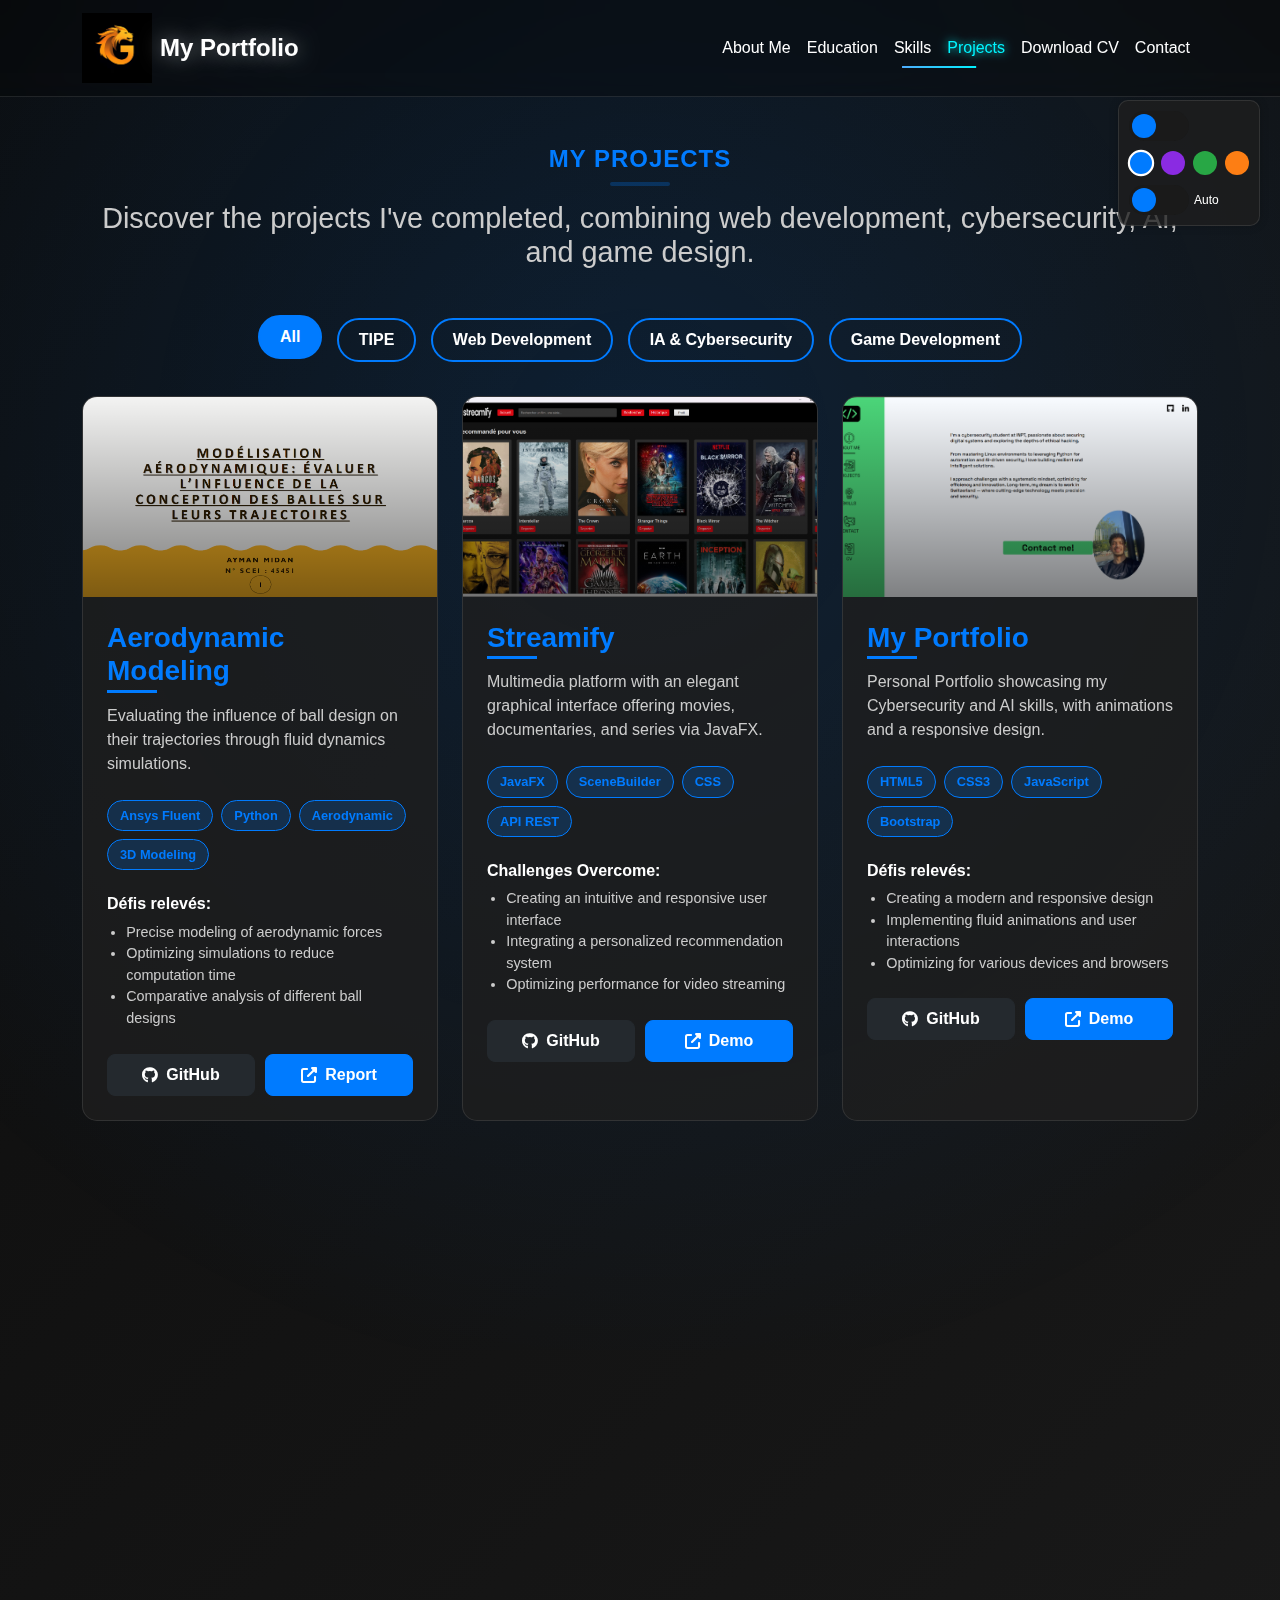
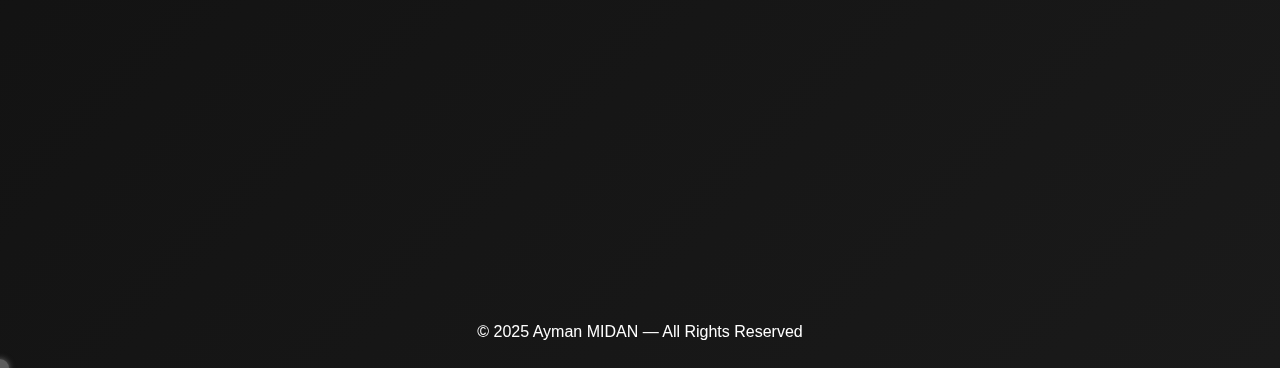
<file: projects.html>
<!DOCTYPE html>
<html lang="fr" data-theme="dark" data-palette="blue">
<head>
  <meta charset="UTF-8">
  <meta name="viewport" content="width=device-width, initial-scale=1.0">
  <title>MIDAN Ayman - Projets</title>
  <link href="https://cdn.jsdelivr.net/npm/bootstrap@5.3.2/dist/css/bootstrap.min.css" rel="stylesheet">
  <link rel="stylesheet" href="css/font-awesome.css" />
  <link rel="stylesheet" href="css/styles.css">
  <link rel="stylesheet" href="css/themes.css">
  <link rel="stylesheet" href="https://cdnjs.cloudflare.com/ajax/libs/animate.css/4.1.1/animate.min.css">
  <link rel="stylesheet" href="https://unpkg.com/aos@2.3.1/dist/aos.css">
  <style>
    /* Styles spécifiques à la page projets */
    .project-card {
      border-radius: 15px;
      overflow: hidden;
      transition: all 0.4s cubic-bezier(0.175, 0.885, 0.32, 1.275);
      height: 100%;
      position: relative;
      background-color: var(--bg-card);
      border: 1px solid var(--card-border);
    }
    
    .project-card:hover {
      transform: translateY(-10px);
      box-shadow: 0 15px 30px var(--shadow-color);
      border-color: var(--accent-color);
    }
    
    .project-image-container {
      position: relative;
      overflow: hidden;
      height: 200px;
    }
    
    .project-image {
      width: 100%;
      height: 100%;
      object-fit: cover;
      transition: transform 0.5s ease;
    }
    
    .project-card:hover .project-image {
      transform: scale(1.05);
    }
    
    .project-overlay {
      position: absolute;
      top: 0;
      left: 0;
      width: 100%;
      height: 100%;
      background: linear-gradient(to bottom, transparent 0%, rgba(0, 0, 0, 0.7) 100%);
      opacity: 0.7;
      transition: opacity 0.3s ease;
    }
    
    .project-card:hover .project-overlay {
      opacity: 0.9;
    }
    
    .project-content {
      padding: 1.5rem;
    }
    
    .project-title {
      color: var(--accent-color);
      font-weight: 700;
      margin-bottom: 1rem;
      position: relative;
      display: inline-block;
    }
    
    .project-title::after {
      content: '';
      position: absolute;
      bottom: -5px;
      left: 0;
      width: 50px;
      height: 3px;
      background-color: var(--accent-color);
      transition: width 0.3s ease;
    }
    
    .project-card:hover .project-title::after {
      width: 100%;
    }
    
    .project-description {
      color: var(--text-secondary);
      margin-bottom: 1.5rem;
    }
    
    .tech-stack {
      display: flex;
      flex-wrap: wrap;
      gap: 8px;
      margin-bottom: 1.5rem;
    }
    
    .tech-badge {
      background-color: rgba(var(--accent-color-rgb), 0.2);
      color: var(--accent-color);
      border: 1px solid var(--accent-color);
      border-radius: 20px;
      padding: 5px 12px;
      font-size: 0.8rem;
      font-weight: 600;
      transition: all 0.3s ease;
    }
    
    .project-card:hover .tech-badge {
      background-color: var(--accent-color);
      color: #fff;
    }
    
    .project-challenges {
      margin-bottom: 1.5rem;
    }
    
    .challenges-title {
      font-size: 1rem;
      font-weight: 600;
      color: var(--text-primary);
      margin-bottom: 0.5rem;
    }
    
    .challenges-list {
      color: var(--text-secondary);
      font-size: 0.9rem;
      padding-left: 1.2rem;
    }
    
    .project-links {
      display: flex;
      gap: 10px;
    }
    
    .project-link-btn {
      flex: 1;
      padding: 8px 15px;
      border-radius: 8px;
      font-weight: 600;
      text-align: center;
      transition: all 0.3s ease;
      text-decoration: none;
      display: flex;
      align-items: center;
      justify-content: center;
      gap: 8px;
    }
    
    .github-btn {
      background-color: #24292e;
      color: #fff;
      border: 1px solid #24292e;
    }
    
    .github-btn:hover {
      background-color: #000;
      color: #fff;
      transform: translateY(-3px);
    }
    
    .demo-btn {
      background-color: var(--accent-color);
      color: #fff;
      border: 1px solid var(--accent-color);
    }
    
    .demo-btn:hover {
      background-color: var(--accent-hover);
      color: #fff;
      transform: translateY(-3px);
    }
    
    .filter-container {
      margin-bottom: 2rem;
    }
    
    .filter-btn {
      background-color: transparent;
      border: 2px solid var(--accent-color);
      color: var(--text-primary);
      border-radius: 30px;
      padding: 8px 20px;
      margin: 0 5px 10px;
      font-weight: 600;
      transition: all 0.3s ease;
    }
    
    .filter-btn:hover, .filter-btn.active {
      background-color: var(--accent-color);
      color: #fff;
      transform: translateY(-3px);
    }
    
    /* Animation pour les cartes de projet */
    .project-appear {
      animation: fadeInUp 0.8s ease forwards;
    }
    
    @keyframes fadeInUp {
      from {
        opacity: 0;
        transform: translateY(30px);
      }
      to {
        opacity: 1;
        transform: translateY(0);
      }
    }
    
    /* Responsive adjustments */
    @media (max-width: 768px) {
      .project-image-container {
        height: 180px;
      }
    }
  </style>
</head>
<body>
  <!-- Navbar -->
  <nav class="navbar navbar-expand-lg sticky-top navbar-dark navbar-blur">
    <div class="container">
      <a class="navbar-brand d-flex align-items-center" href="index.html">
        <img src="images/Logo.png" alt="Logo" width="70" height="70" class="me-2">
        <span>My Portfolio</span>
      </a>
      <button class="navbar-toggler" type="button" data-bs-toggle="collapse" data-bs-target="#navbarNav">
        <span class="navbar-toggler-icon"></span>
      </button>
      <div class="collapse navbar-collapse" id="navbarNav">
        <ul class="navbar-nav ms-auto">
          <li class="nav-item"><a class="nav-link" href="about.html">About Me</a></li>
          <li class="nav-item"><a class="nav-link" href="education.html">Education</a></li>
          <li class="nav-item"><a class="nav-link" href="skills.html">Skills</a></li>
          <li class="nav-item"><a class="nav-link active" href="projects.html">Projects</a></li>
          <li class="nav-item"><a class="nav-link" href="download.html">Download CV</a></li>
          <li class="nav-item"><a class="nav-link" href="contact.html">Contact</a></li>
        </ul>
      </div>
    </div>
  </nav>

  <!-- Projects Section -->
  <section id="projects" class="py-5">
    <div class="container">
      <div class="text-center mb-5" data-aos="fade-up">
        <h4 class="section-title">MY PROJECTS</h4>
        <hr class="section-line" />
        <h2 class="section-subtitle">Discover the projects I've completed, combining web development, cybersecurity, AI, and game design.</h2>
      </div>
      
      <!-- Filter Buttons -->
      <div class="filter-container text-center mb-4" data-aos="fade-up">
        <button class="filter-btn active" data-filter="all">All</button>
        <button class="filter-btn" data-filter="science">TIPE</button>
        <button class="filter-btn" data-filter="web">Web Development</button>
        <button class="filter-btn" data-filter="ai">IA & Cybersecurity</button>
        <button class="filter-btn" data-filter="game">Game Development</button>
      </div>
      
      <!-- Projects Grid -->
      <div class="row g-4" id="projects-grid">
        <!-- Project 1 - Aerodynamic Modeling -->
        <div class="col-md-6 col-lg-4 project-item science" data-aos="fade-up" data-aos-delay="100">
          <div class="project-card">
            <div class="project-image-container">
              <img src="images/aerodynamics.png" class="project-image" alt="Aerodynamic Modeling">
              <div class="project-overlay"></div>
            </div>
            <div class="project-content">
              <h3 class="project-title">Aerodynamic Modeling</h3>
              <p class="project-description">Evaluating the influence of ball design on their trajectories through fluid dynamics simulations.</p>
              
              <div class="tech-stack">
                <span class="tech-badge">Ansys Fluent</span>
                <span class="tech-badge">Python</span>
                <span class="tech-badge">Aerodynamic</span>
                <span class="tech-badge">3D Modeling</span>
              </div>
              
              <div class="project-challenges">
                <h4 class="challenges-title">Défis relevés:</h4>
                <ul class="challenges-list">
                  <li>Precise modeling of aerodynamic forces</li>
                  <li>Optimizing simulations to reduce computation time</li>
                  <li>Comparative analysis of different ball designs</li>
                </ul>
              </div>
              
              <div class="project-links">
                <a href="https://github.com/AymanMidan/TIPE" class="project-link-btn github-btn">
                  <i class="fab fa-github"></i> GitHub
                </a>
                <a href="https://drive.google.com/file/d/1M9j_-_gkJiDsEd1OAWy77MeJnMix-NkQ/view?usp=drive_link" class="project-link-btn demo-btn">
                  <i class="fas fa-external-link-alt"></i> Report
                </a>
              </div>
            </div>
          </div>
        </div>
        
        <!-- Project 2 - Streamify -->
        <div class="col-md-6 col-lg-4 project-item web" data-aos="fade-up" data-aos-delay="200">
          <div class="project-card">
            <div class="project-image-container">
              <img src="images/streamify.png" class="project-image" alt="Streamify">
              <div class="project-overlay"></div>
            </div>
            <div class="project-content">
              <h3 class="project-title">Streamify</h3>
              <p class="project-description">Multimedia platform with an elegant graphical interface offering movies, documentaries, and series via JavaFX.</p>
              
              <div class="tech-stack">
                <span class="tech-badge">JavaFX</span>
                <span class="tech-badge">SceneBuilder</span>
                <span class="tech-badge">CSS</span>
                <span class="tech-badge">API REST</span>
              </div>
              
          <div class="project-challenges">
            <h4 class="challenges-title">Challenges Overcome:</h4>
            <ul class="challenges-list">
              <li>Creating an intuitive and responsive user interface</li>
              <li>Integrating a personalized recommendation system</li>
              <li>Optimizing performance for video streaming</li>
            </ul>
          </div>
              
              <div class="project-links">
                <a href="https://github.com/AymanMidan/streamify" class="project-link-btn github-btn">
                  <i class="fab fa-github"></i> GitHub
                </a>
                <a href="https://github.com/AymanMidan/streamify/blob/main/images/acceuil.png" class="project-link-btn demo-btn">
                  <i class="fas fa-external-link-alt"></i> Demo
                </a>
              </div>
            </div>
          </div>
        </div>
        
        <!-- Project 3 - MyPortfolio -->
        <div class="col-md-6 col-lg-4 project-item web" data-aos="fade-up" data-aos-delay="300">
          <div class="project-card">
            <div class="project-image-container">
              <img src="images/myportfolio.png" class="project-image" alt="MyPortfolio">
              <div class="project-overlay"></div>
            </div>
            <div class="project-content">
              <h3 class="project-title">My Portfolio</h3>
              <p class="project-description">Personal Portfolio showcasing my Cybersecurity and AI skills, with animations and a responsive design.</p>
              
              <div class="tech-stack">
                <span class="tech-badge">HTML5</span>
                <span class="tech-badge">CSS3</span>
                <span class="tech-badge">JavaScript</span>
                <span class="tech-badge">Bootstrap</span>
              </div>
              
              <div class="project-challenges">
                <h4 class="challenges-title">Défis relevés:</h4>
                <ul class="challenges-list">
                  <li>Creating a modern and responsive design</li>
                  <li>Implementing fluid animations and user interactions</li>
                  <li>Optimizing for various devices and browsers</li>
                </ul>
              </div>
              
              <div class="project-links">
                <a href="https://github.com/AymanMidan/My-Portfolio" class="project-link-btn github-btn">
                  <i class="fab fa-github"></i> GitHub
                </a>
                <a href="https://my-portfolio-git-main-frenky-de-jongs-projects.vercel.app/" class="project-link-btn demo-btn">
                  <i class="fas fa-external-link-alt"></i> Demo
                </a>
              </div>
            </div>
          </div>
        </div>
        
        <!-- Project 4 - Ransomware Detection -->
        <div class="col-md-6 col-lg-4 project-item ai" data-aos="fade-up" data-aos-delay="400">
          <div class="project-card">
            <div class="project-image-container">
              <img src="images/ransomewares.png" class="project-image" alt="Ransomware Detection">
              <div class="project-overlay"></div>
            </div>
            <div class="project-content">
              <h3 class="project-title">Ransomewares detection</h3>
              <p class="project-description">Cybersecurity System for Ransomware Detection using Data Augmentation with GANs and VAEs.</p>
              
              <div class="tech-stack">
                <span class="tech-badge">Python</span>
                <span class="tech-badge">TensorFlow</span>
                <span class="tech-badge">scikit-learn</span>
                <span class="tech-badge">GANs</span>
                <span class="tech-badge">VAEs</span>
              </div>
              
              <div class="project-challenges">
    <h4 class="challenges-title">Challenges Overcome:</h4>
    <ul class="challenges-list">
        <li>Creating effective deep learning models</li>
        <li>Generating synthetic data for training</li>
        <li>Real-time detection with a low false positive rate</li>
    </ul>
</div>
              
              <div class="project-links">
                <a href="https://github.com/AymanMidan/Ransomewares_Detection" class="project-link-btn github-btn">
                  <i class="fab fa-github"></i> GitHub
                </a>
                <a href="https://drive.google.com/file/d/1aGQFLyp6w70BpEi8Jhm5M_hhvn9dNtor/view?usp=drive_link" class="project-link-btn demo-btn">
                  <i class="fas fa-external-link-alt"></i> Report
                </a>
              </div>
            </div>
          </div>
        </div>
        
        <!-- Project 5 - LearnBall -->
        <div class="col-md-6 col-lg-4 project-item web" data-aos="fade-up" data-aos-delay="500">
          <div class="project-card">
            <div class="project-image-container">
              <img src="images/learnball.png" class="project-image" alt="LearnBall">
              <div class="project-overlay"></div>
            </div>
            <div class="project-content">
              <h3 class="project-title">LearnBall</h3>
              <p class="project-description">An educational platform that transforms football concepts into gamified learning experiences.</p>
              
              <div class="tech-stack">
                <span class="tech-badge">HTML</span>
                <span class="tech-badge">Tailwind CSS</span>
                <span class="tech-badge">JavaScript</span>
                <span class="tech-badge">Flask</span>
                <span class="tech-badge">MySQL</span>
                <span class="tech-badge">MongoDB</span>
              </div>
              
              <div class="project-challenges">
                <h4 class="challenges-title">Défis relevés:</h4>
                <ul class="challenges-list">
                  <li>Designing an engaging user experience</li>
                  <li>Integrating effective gamification mechanisms</li>
                  <li>Developing a robust backend architecture</li>
                </ul>
              </div>
              
              <div class="project-links">
                <a href="https://github.com/AymanMidan/LearnBall" class="project-link-btn github-btn">
                  <i class="fab fa-github"></i> GitHub
                </a>
                <a href="https://drive.google.com/file/d/1dcnlMRaRWhKFCFHBFzOpmZmJGk8juZSF/view?usp=drive_link" class="project-link-btn demo-btn">
                  <i class="fas fa-external-link-alt"></i> Demo
                </a>
              </div>
            </div>
          </div>
        </div>
      </div>
    </div>
  </section>

  <footer class="py-4 text-center">
    <p class="mb-0">© 2025 Ayman MIDAN — All Rights Reserved</p>
  </footer>

  <div class="custom-cursor"></div>
  
  <!-- Scripts -->
  <script src="https://cdn.jsdelivr.net/npm/bootstrap@5.3.2/dist/js/bootstrap.bundle.min.js"></script>
  <script src="https://unpkg.com/aos@2.3.1/dist/aos.js"></script>
  <script src="js/cursor.js"></script>
  <script src="js/theme-switcher.js"></script>
  
  <script>
    // Initialisation des animations AOS
    AOS.init({
      duration: 800,
      once: true
    });
    
    // Filtrage des projets
    document.addEventListener('DOMContentLoaded', function() {
      const filterBtns = document.querySelectorAll('.filter-btn');
      const projectItems = document.querySelectorAll('.project-item');
      
      // Fonction pour filtrer les projets
      function filterProjects(filter) {
        projectItems.forEach(item => {
          if (filter === 'all' || item.classList.contains(filter)) {
            item.style.display = 'block';
            setTimeout(() => {
              item.classList.add('project-appear');
            }, 100);
          } else {
            item.style.display = 'none';
            item.classList.remove('project-appear');
          }
        });
      }
      
      // Événements de clic sur les boutons de filtre
      filterBtns.forEach(btn => {
        btn.addEventListener('click', function() {
          // Retirer la classe active de tous les boutons
          filterBtns.forEach(b => b.classList.remove('active'));
          // Ajouter la classe active au bouton cliqué
          this.classList.add('active');
          // Filtrer les projets
          const filter = this.getAttribute('data-filter');
          filterProjects(filter);
        });
      });
      
      // Initialiser avec tous les projets visibles
      filterProjects('all');
      
      // Ajouter des variables CSS RGB pour les couleurs d'accent
      function updateRgbVariables() {
        const accentColor = getComputedStyle(document.documentElement).getPropertyValue('--accent-color').trim();
        
        // Convertir la couleur hexadécimale en RGB
        let rgb;
        if (accentColor.startsWith('#')) {
          const r = parseInt(accentColor.slice(1, 3), 16);
          const g = parseInt(accentColor.slice(3, 5), 16);
          const b = parseInt(accentColor.slice(5, 7), 16);
          rgb = `${r}, ${g}, ${b}`;
        } else if (accentColor.startsWith('rgb')) {
          rgb = accentColor.replace(/^rgb\(|\)$/g, '').trim();
        } else {
          rgb = '0, 123, 255'; // Valeur par défaut
        }
        
        document.documentElement.style.setProperty('--accent-color-rgb', rgb);
      }
      
      // Observer les changements de palette
      const observer = new MutationObserver(updateRgbVariables);
      observer.observe(document.documentElement, { attributes: true, attributeFilter: ['data-palette'] });
      
      // Initialiser les variables RGB
      updateRgbVariables();
    });
  </script>
</body>
</html>
</file>
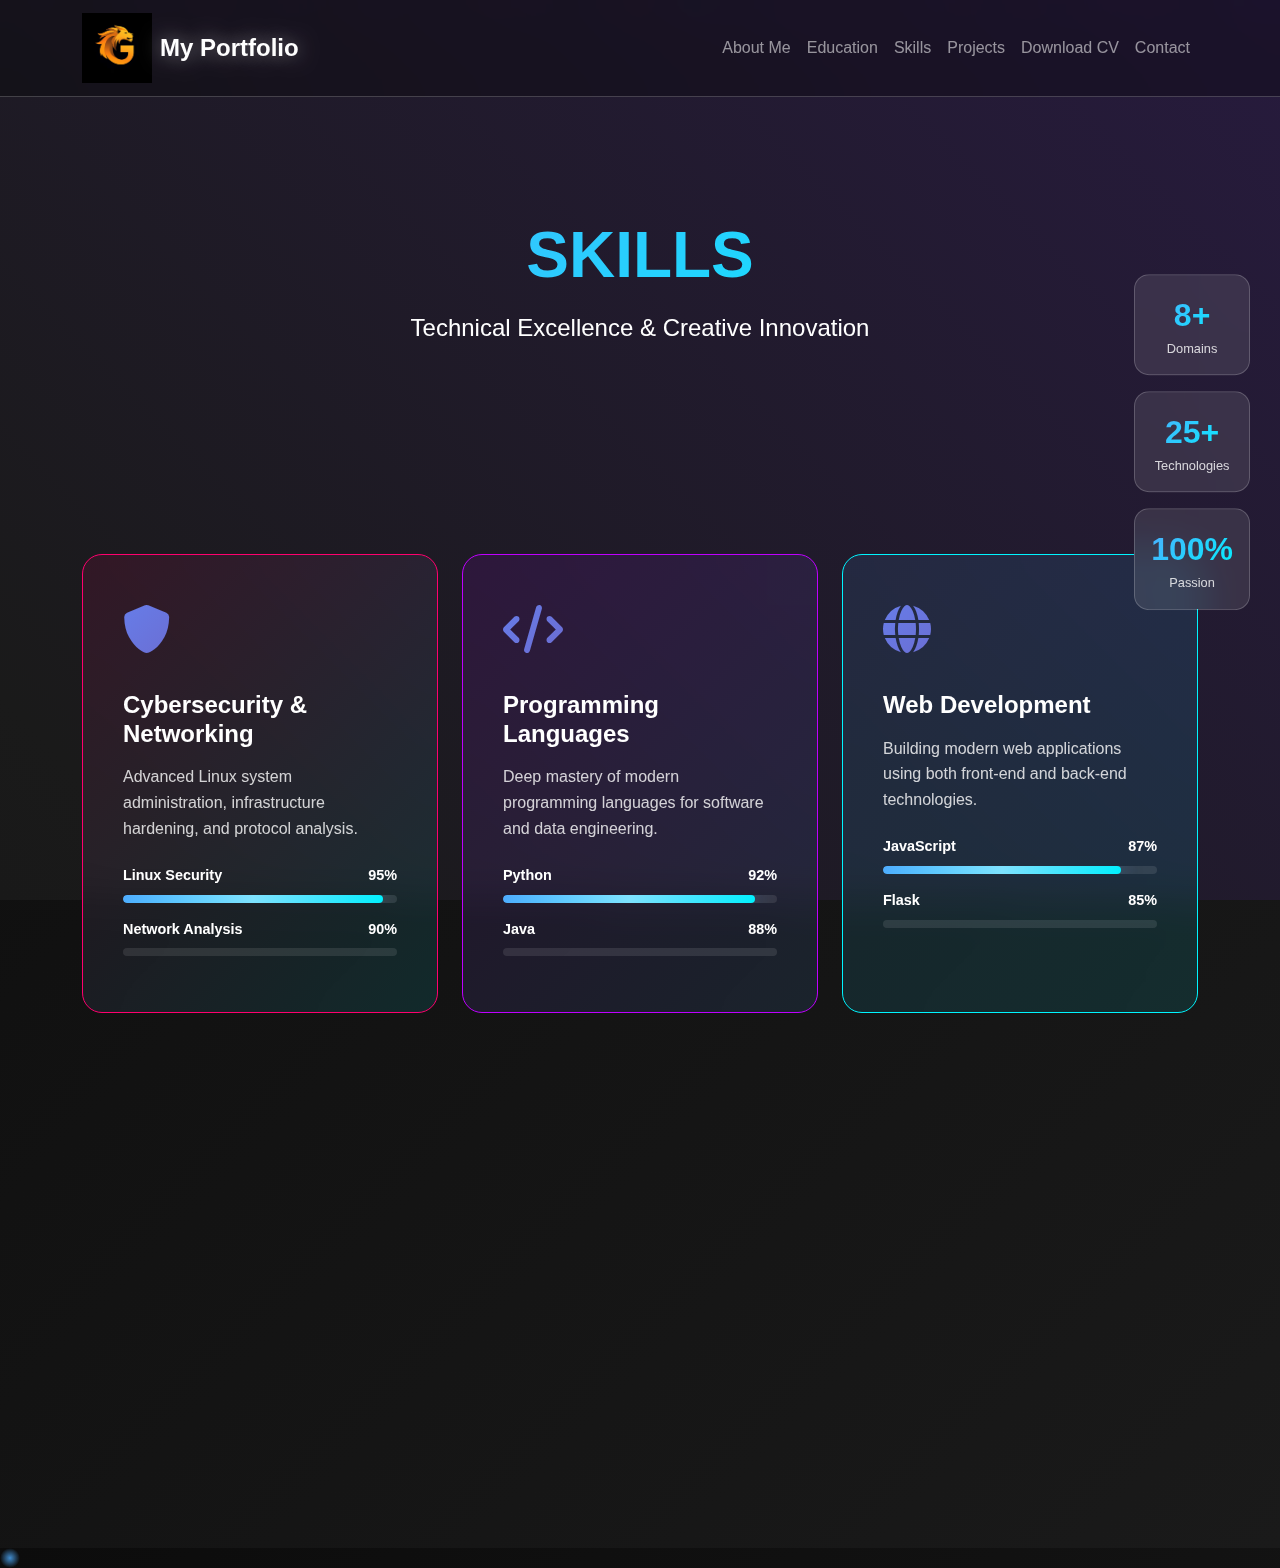
<file: skills.html>
<!DOCTYPE html>
<html lang="en">
<head>
  <meta charset="UTF-8" />
  <meta name="viewport" content="width=device-width, initial-scale=1.0" />
  <title>MIDAN Ayman - Skills</title>
  <link rel="stylesheet" href="https://cdnjs.cloudflare.com/ajax/libs/bootstrap/5.3.0/css/bootstrap.min.css" />
  <link href="https://cdn.jsdelivr.net/npm/aos@2.3.4/dist/aos.css" rel="stylesheet">
  <link rel="stylesheet" href="https://cdnjs.cloudflare.com/ajax/libs/font-awesome/6.0.0/css/all.min.css" />
  <style>
    :root {
      --primary-gradient: linear-gradient(135deg, #667eea 0%, #764ba2 100%);
      --secondary-gradient: linear-gradient(135deg, #f093fb 0%, #f5576c 100%);
      --tertiary-gradient: linear-gradient(135deg, #4facfe 0%, #00f2fe 100%);
      --dark-gradient: linear-gradient(135deg, #0c0c0c 0%, #1a1a1a 100%);
      --glass-bg: rgba(255, 255, 255, 0.1);
      --glass-border: rgba(255, 255, 255, 0.2);
      --text-glow: 0 0 20px rgba(255, 255, 255, 0.5);
      --neon-blue: #00f5ff;
      --neon-purple: #bf00ff;
      --neon-pink: #ff006e;
    }

    * {
      margin: 0;
      padding: 0;
      box-sizing: border-box;
    }

    body {
      font-family: 'Segoe UI', Tahoma, Geneva, Verdana, sans-serif;
      background: var(--dark-gradient);
      color: white;
      overflow-x: hidden;
      min-height: 100vh;
      position: relative;
    }

    /* Animated Background */
    .animated-bg {
      position: fixed;
      top: 0;
      left: 0;
      width: 100%;
      height: 100%;
      z-index: -2;
      background: linear-gradient(45deg, #0c0c0c, #1a1a1a, #2d1b4e, #1a1a1a);
      background-size: 400% 400%;
      animation: gradientShift 15s ease infinite;
    }

    @keyframes gradientShift {
      0% { background-position: 0% 50%; }
      50% { background-position: 100% 50%; }
      100% { background-position: 0% 50%; }
    }

    /* Floating particles */
    .particles {
      position: fixed;
      top: 0;
      left: 0;
      width: 100%;
      height: 100%;
      z-index: -1;
    }

    .particle {
      position: absolute;
      width: 2px;
      height: 2px;
      background: var(--neon-blue);
      border-radius: 50%;
      animation: float 20s infinite linear;
      box-shadow: 0 0 10px var(--neon-blue);
    }

    @keyframes float {
      0% {
        transform: translateY(100vh) rotate(0deg);
        opacity: 0;
      }
      10% {
        opacity: 1;
      }
      90% {
        opacity: 1;
      }
      100% {
        transform: translateY(-100vh) rotate(360deg);
        opacity: 0;
      }
    }

    /* Navbar */
    .navbar-blur {
      backdrop-filter: blur(20px);
      background: rgba(0, 0, 0, 0.3) !important;
      border-bottom: 1px solid var(--glass-border);
      transition: all 0.3s ease;
    }

    .navbar-brand {
      font-weight: 700;
      font-size: 1.5rem;
      text-shadow: var(--text-glow);
    }

    .nav-link {
      position: relative;
      transition: all 0.3s ease;
      font-weight: 500;
    }

    .nav-link::after {
      content: '';
      position: absolute;
      bottom: 0;
      left: 50%;
      width: 0;
      height: 2px;
      background: var(--tertiary-gradient);
      transition: all 0.3s ease;
      transform: translateX(-50%);
    }

    .nav-link:hover::after {
      width: 100%;
    }

    .nav-link:hover {
      color: var(--neon-blue) !important;
      text-shadow: 0 0 10px var(--neon-blue);
    }

    /* Main content */
    .skills-hero {
      padding: 120px 0 80px;
      text-align: center;
      position: relative;
    }

    .hero-title {
      font-size: 4rem;
      font-weight: 900;
      background: var(--tertiary-gradient);
      -webkit-background-clip: text;
      -webkit-text-fill-color: transparent;
      background-clip: text;
      margin-bottom: 1rem;
      text-shadow: none;
      animation: titleGlow 3s ease-in-out infinite alternate;
    }

    @keyframes titleGlow {
      0% { filter: drop-shadow(0 0 20px rgba(79, 172, 254, 0.5)); }
      100% { filter: drop-shadow(0 0 40px rgba(79, 172, 254, 0.8)); }
    }

    .hero-subtitle {
      font-size: 1.5rem;
      opacity: 0.8;
      margin-bottom: 3rem;
      animation: fadeInUp 1s ease 0.5s both;
    }

    /* Skills grid */
    .skills-container {
      padding: 80px 0;
    }

    .skill-card {
      background: var(--glass-bg);
      backdrop-filter: blur(20px);
      border: 1px solid var(--glass-border);
      border-radius: 20px;
      padding: 2.5rem;
      height: 100%;
      position: relative;
      overflow: hidden;
      transition: all 0.4s cubic-bezier(0.175, 0.885, 0.32, 1.275);
      cursor: pointer;
      transform-style: preserve-3d;
    }

    .skill-card::before {
      content: '';
      position: absolute;
      top: 0;
      left: 0;
      right: 0;
      bottom: 0;
      background: linear-gradient(135deg, transparent 0%, rgba(255, 255, 255, 0.1) 50%, transparent 100%);
      transform: translateX(-100%);
      transition: transform 0.6s ease;
    }

    .skill-card:hover::before {
      transform: translateX(100%);
    }

    .skill-card:hover {
      transform: translateY(-10px) rotateX(5deg);
      box-shadow: 
        0 20px 40px rgba(0, 0, 0, 0.3),
        0 0 80px rgba(79, 172, 254, 0.3),
        inset 0 1px 0 rgba(255, 255, 255, 0.2);
      border-color: var(--neon-blue);
    }

    .skill-icon {
      font-size: 3rem;
      margin-bottom: 1.5rem;
      background: var(--primary-gradient);
      -webkit-background-clip: text;
      -webkit-text-fill-color: transparent;
      background-clip: text;
      transition: all 0.3s ease;
    }

    .skill-card:hover .skill-icon {
      transform: scale(1.2) rotateY(180deg);
      filter: drop-shadow(0 0 20px rgba(79, 172, 254, 0.8));
    }

    .skill-title {
      font-size: 1.5rem;
      font-weight: 700;
      margin-bottom: 1rem;
      color: white;
      transition: all 0.3s ease;
      position: relative;
    }

    .skill-card:hover .skill-title {
      color: var(--neon-blue);
      text-shadow: 0 0 10px var(--neon-blue);
    }

    .skill-description {
      opacity: 0.8;
      line-height: 1.6;
      transition: all 0.3s ease;
    }

    .skill-card:hover .skill-description {
      opacity: 1;
    }

    /* Progress bars */
    .skill-progress {
      margin-top: 1.5rem;
    }

    .progress-item {
      margin-bottom: 1rem;
    }

    .progress-label {
      display: flex;
      justify-content: space-between;
      margin-bottom: 0.5rem;
      font-size: 0.9rem;
      font-weight: 600;
    }

    .progress-bar-custom {
      height: 8px;
      background: rgba(255, 255, 255, 0.1);
      border-radius: 10px;
      overflow: hidden;
      position: relative;
    }

    .progress-fill {
      height: 100%;
      background: var(--tertiary-gradient);
      border-radius: 10px;
      position: relative;
      transition: width 2s ease;
      box-shadow: 0 0 20px rgba(79, 172, 254, 0.5);
    }

    .progress-fill::after {
      content: '';
      position: absolute;
      top: 0;
      left: 0;
      right: 0;
      bottom: 0;
      background: linear-gradient(90deg, transparent, rgba(255, 255, 255, 0.4), transparent);
      animation: shimmer 2s infinite;
    }

    @keyframes shimmer {
      0% { transform: translateX(-100%); }
      100% { transform: translateX(100%); }
    }

    /* Specialty cards with unique gradients */
    .skill-card-cybersecurity {
      background: linear-gradient(135deg, rgba(255, 0, 110, 0.1) 0%, rgba(0, 245, 255, 0.1) 100%);
      border-color: var(--neon-pink);
    }

    .skill-card-programming {
      background: linear-gradient(135deg, rgba(191, 0, 255, 0.1) 0%, rgba(79, 172, 254, 0.1) 100%);
      border-color: var(--neon-purple);
    }

    .skill-card-web {
      background: linear-gradient(135deg, rgba(79, 172, 254, 0.1) 0%, rgba(0, 242, 254, 0.1) 100%);
      border-color: var(--neon-blue);
    }

    /* Floating action elements */
    .floating-stats {
      position: fixed;
      top: 50%;
      right: 30px;
      transform: translateY(-50%);
      z-index: 100;
    }

    .stat-item {
      background: var(--glass-bg);
      backdrop-filter: blur(20px);
      border: 1px solid var(--glass-border);
      border-radius: 15px;
      padding: 1rem;
      margin-bottom: 1rem;
      text-align: center;
      transition: all 0.3s ease;
      cursor: pointer;
    }

    .stat-item:hover {
      transform: scale(1.1);
      box-shadow: 0 10px 30px rgba(79, 172, 254, 0.3);
    }

    .stat-number {
      font-size: 2rem;
      font-weight: 900;
      background: var(--tertiary-gradient);
      -webkit-background-clip: text;
      -webkit-text-fill-color: transparent;
      background-clip: text;
    }

    .stat-label {
      font-size: 0.8rem;
      opacity: 0.8;
    }

    /* Mobile responsiveness */
    @media (max-width: 768px) {
      .hero-title {
        font-size: 2.5rem;
      }
      
      .skill-card {
        padding: 1.5rem;
      }
      
      .floating-stats {
        display: none;
      }
    }

    /* Custom scrollbar */
    ::-webkit-scrollbar {
      width: 8px;
    }

    ::-webkit-scrollbar-track {
      background: rgba(255, 255, 255, 0.1);
    }

    ::-webkit-scrollbar-thumb {
      background: var(--tertiary-gradient);
      border-radius: 10px;
    }

    /* Additional animations */
    @keyframes fadeInUp {
      from {
        opacity: 0;
        transform: translateY(30px);
      }
      to {
        opacity: 1;
        transform: translateY(0);
      }
    }

    .fade-in-up {
      animation: fadeInUp 0.8s ease forwards;
    }
  </style>
</head>

<body>
  <!-- Animated Background -->
  <div class="animated-bg"></div>
  
  <!-- Floating Particles -->
  <div class="particles" id="particles"></div>

  <!-- Navbar -->
  <nav class="navbar navbar-expand-lg sticky-top navbar-dark navbar-blur">
    <div class="container">
      <a class="navbar-brand d-flex align-items-center" href="index.html">
        <img src="images/Logo.png" alt="Logo" width="70" height="70" class="me-2">
        <span>My Portfolio</span>
      </a>
      <button class="navbar-toggler" type="button" data-bs-toggle="collapse" data-bs-target="#navbarNav">
        <span class="navbar-toggler-icon"></span>
      </button>
      <div class="collapse navbar-collapse" id="navbarNav">
        <ul class="navbar-nav ms-auto">
          <li class="nav-item"><a class="nav-link" href="about.html">About Me</a></li>
          <li class="nav-item"><a class="nav-link" href="education.html">Education</a></li>
          <li class="nav-item"><a class="nav-link" href="skills.html">Skills</a></li>
          <li class="nav-item"><a class="nav-link" href="projects.html">Projects</a></li>
          <li class="nav-item"><a class="nav-link" href="download.html">Download CV</a></li>
          <li class="nav-item"><a class="nav-link" href="contact.html">Contact</a></li>
        </ul>
      </div>
    </div>
  </nav>

<!-- Hero Section -->
<section class="skills-hero">
  <div class="container">
    <h1 class="hero-title" data-aos="zoom-in">SKILLS</h1>
    <p class="hero-subtitle" data-aos="fade-up" data-aos-delay="200">
      Technical Excellence & Creative Innovation
    </p>
  </div>
</section>

<!-- Floating Stats -->
<div class="floating-stats d-none d-lg-block">
  <div class="stat-item" data-aos="fade-left" data-aos-delay="100">
    <div class="stat-number">8+</div>
    <div class="stat-label">Domains</div>
  </div>
  <div class="stat-item" data-aos="fade-left" data-aos-delay="200">
    <div class="stat-number">25+</div>
    <div class="stat-label">Technologies</div>
  </div>
  <div class="stat-item" data-aos="fade-left" data-aos-delay="300">
    <div class="stat-number">100%</div>
    <div class="stat-label">Passion</div>
  </div>
</div>

<!-- Skills Section -->
<section class="skills-container">
  <div class="container">
    <div class="row g-4">

      <!-- Cybersecurity & Networking -->
      <div class="col-lg-4 col-md-6" data-aos="fade-up" data-aos-delay="100">
        <div class="skill-card skill-card-cybersecurity">
          <div class="skill-icon">
            <i class="fas fa-shield-alt"></i>
          </div>
          <h3 class="skill-title">Cybersecurity & Networking</h3>
          <p class="skill-description">
            Advanced Linux system administration, infrastructure hardening, and protocol analysis.
          </p>
          <div class="skill-progress">
            <div class="progress-item">
              <div class="progress-label">
                <span>Linux Security</span>
                <span>95%</span>
              </div>
              <div class="progress-bar-custom">
                <div class="progress-fill" style="width: 0;" data-width="95%"></div>
              </div>
            </div>
            <div class="progress-item">
              <div class="progress-label">
                <span>Network Analysis</span>
                <span>90%</span>
              </div>
              <div class="progress-bar-custom">
                <div class="progress-fill" style="width: 0;" data-width="90%"></div>
              </div>
            </div>
          </div>
        </div>
      </div>

      <!-- Programming -->
      <div class="col-lg-4 col-md-6" data-aos="fade-up" data-aos-delay="200">
        <div class="skill-card skill-card-programming">
          <div class="skill-icon">
            <i class="fas fa-code"></i>
          </div>
          <h3 class="skill-title">Programming Languages</h3>
          <p class="skill-description">
            Deep mastery of modern programming languages for software and data engineering.
          </p>
          <div class="skill-progress">
            <div class="progress-item">
              <div class="progress-label">
                <span>Python</span>
                <span>92%</span>
              </div>
              <div class="progress-bar-custom">
                <div class="progress-fill" style="width: 0;" data-width="92%"></div>
              </div>
            </div>
            <div class="progress-item">
              <div class="progress-label">
                <span>Java</span>
                <span>88%</span>
              </div>
              <div class="progress-bar-custom">
                <div class="progress-fill" style="width: 0;" data-width="88%"></div>
              </div>
            </div>
          </div>
        </div>
      </div>

      <!-- Web Development -->
      <div class="col-lg-4 col-md-6" data-aos="fade-up" data-aos-delay="300">
        <div class="skill-card skill-card-web">
          <div class="skill-icon">
            <i class="fas fa-globe"></i>
          </div>
          <h3 class="skill-title">Web Development</h3>
          <p class="skill-description">
            Building modern web applications using both front-end and back-end technologies.
          </p>
          <div class="skill-progress">
            <div class="progress-item">
              <div class="progress-label">
                <span>JavaScript</span>
                <span>87%</span>
              </div>
              <div class="progress-bar-custom">
                <div class="progress-fill" style="width: 0;" data-width="87%"></div>
              </div>
            </div>
            <div class="progress-item">
              <div class="progress-label">
                <span>Flask</span>
                <span>85%</span>
              </div>
              <div class="progress-bar-custom">
                <div class="progress-fill" style="width: 0;" data-width="85%"></div>
              </div>
            </div>
          </div>
        </div>
      </div>

      <!-- Data Science -->
      <div class="col-lg-4 col-md-6" data-aos="fade-up" data-aos-delay="400">
        <div class="skill-card">
          <div class="skill-icon">
            <i class="fas fa-chart-line"></i>
          </div>
          <h3 class="skill-title">Data Science & ML</h3>
          <p class="skill-description">
            Advanced statistical analysis and implementation of machine learning algorithms.
          </p>
          <div class="skill-progress">
            <div class="progress-item">
              <div class="progress-label">
                <span>Machine Learning</span>
                <span>89%</span>
              </div>
              <div class="progress-bar-custom">
                <div class="progress-fill" style="width: 0;" data-width="89%"></div>
              </div>
            </div>
            <div class="progress-item">
              <div class="progress-label">
                <span>Statistics (R)</span>
                <span>91%</span>
              </div>
              <div class="progress-bar-custom">
                <div class="progress-fill" style="width: 0;" data-width="91%"></div>
              </div>
            </div>
          </div>
        </div>
      </div>

      <!-- Database Systems -->
      <div class="col-lg-4 col-md-6" data-aos="fade-up" data-aos-delay="500">
        <div class="skill-card">
          <div class="skill-icon">
            <i class="fas fa-database"></i>
          </div>
          <h3 class="skill-title">Database Systems</h3>
          <p class="skill-description">
            Designing and optimizing relational and NoSQL databases for performance and scalability.
          </p>
          <div class="skill-progress">
            <div class="progress-item">
              <div class="progress-label">
                <span>MySQL</span>
                <span>93%</span>
              </div>
              <div class="progress-bar-custom">
                <div class="progress-fill" style="width: 0;" data-width="93%"></div>
              </div>
            </div>
            <div class="progress-item">
              <div class="progress-label">
                <span>MongoDB</span>
                <span>84%</span>
              </div>
              <div class="progress-bar-custom">
                <div class="progress-fill" style="width: 0;" data-width="84%"></div>
              </div>
            </div>
          </div>
        </div>
      </div>

      <!-- DevOps & Tools -->
      <div class="col-lg-4 col-md-6" data-aos="fade-up" data-aos-delay="600">
        <div class="skill-card">
          <div class="skill-icon">
            <i class="fas fa-tools"></i>
          </div>
          <h3 class="skill-title">DevOps & Tools</h3>
          <p class="skill-description">
            Mastery of modern development tools and workflow automation.
          </p>
          <div class="skill-progress">
            <div class="progress-item">
              <div class="progress-label">
                <span>Git/GitHub</span>
                <span>94%</span>
              </div>
              <div class="progress-bar-custom">
                <div class="progress-fill" style="width: 0;" data-width="94%"></div>
              </div>
            </div>
            <div class="progress-item">
              <div class="progress-label">
                <span>Bash Scripting</span>
                <span>88%</span>
              </div>
              <div class="progress-bar-custom">
                <div class="progress-fill" style="width: 0;" data-width="88%"></div>
              </div>
            </div>
          </div>
        </div>
      </div>

    </div>
  </div>
</section>


  <!-- Scripts -->
  <script src="https://cdnjs.cloudflare.com/ajax/libs/bootstrap/5.3.0/js/bootstrap.bundle.min.js"></script>
  <script src="https://cdn.jsdelivr.net/npm/aos@2.3.4/dist/aos.js"></script>
  
  <script>
    // Initialize AOS
    AOS.init({
      duration: 1000,
      once: false,
      offset: 100
    });

    // Create floating particles
    function createParticles() {
      const particles = document.getElementById('particles');
      const particleCount = 50;

      for (let i = 0; i < particleCount; i++) {
        const particle = document.createElement('div');
        particle.className = 'particle';
        
        // Random position and animation delay
        particle.style.left = Math.random() * 100 + '%';
        particle.style.animationDelay = Math.random() * 20 + 's';
        particle.style.animationDuration = (Math.random() * 10 + 15) + 's';
        
        // Random colors
        const colors = ['#00f5ff', '#bf00ff', '#ff006e', '#4facfe'];
        particle.style.background = colors[Math.floor(Math.random() * colors.length)];
        particle.style.boxShadow = `0 0 10px ${particle.style.background}`;
        
        particles.appendChild(particle);
      }
    }

    // Animate progress bars on scroll
    function animateProgressBars() {
      const progressBars = document.querySelectorAll('.progress-fill');
      
      const observer = new IntersectionObserver((entries) => {
        entries.forEach(entry => {
          if (entry.isIntersecting) {
            const progressBar = entry.target;
            const width = progressBar.getAttribute('data-width');
            setTimeout(() => {
              progressBar.style.width = width;
            }, 300);
          }
        });
      }, { threshold: 0.5 });

      progressBars.forEach(bar => observer.observe(bar));
    }

    // Skill card interactions
    function setupSkillCards() {
      const skillCards = document.querySelectorAll('.skill-card');
      
      skillCards.forEach(card => {
        card.addEventListener('mouseenter', () => {
          card.style.transform = 'translateY(-15px) rotateX(8deg) rotateY(5deg)';
        });
        
        card.addEventListener('mouseleave', () => {
          card.style.transform = 'translateY(0) rotateX(0) rotateY(0)';
        });

        // Add click animation
        card.addEventListener('click', () => {
          card.style.transform = 'scale(0.95)';
          setTimeout(() => {
            card.style.transform = 'translateY(-15px) rotateX(8deg) rotateY(5deg)';
          }, 150);
        });
      });
    }

    // Parallax effect for floating stats
    function setupParallax() {
      window.addEventListener('scroll', () => {
        const scrolled = window.pageYOffset;
        const parallaxElements = document.querySelectorAll('.floating-stats .stat-item');
        
        parallaxElements.forEach((element, index) => {
          const speed = 0.5 + (index * 0.1);
          element.style.transform = `translateY(${scrolled * speed}px)`;
        });
      });
    }

    // Initialize everything when DOM is loaded
    document.addEventListener('DOMContentLoaded', () => {
      createParticles();
      animateProgressBars();
      setupSkillCards();
      setupParallax();
    });

    // Smooth scrolling for navbar links
    document.querySelectorAll('a[href^="#"]').forEach(anchor => {
      anchor.addEventListener('click', function (e) {
        e.preventDefault();
        const target = document.querySelector(this.getAttribute('href'));
        if (target) {
          target.scrollIntoView({
            behavior: 'smooth',
            block: 'start'
          });
        }
      });
    });

    // Custom cursor effect
    document.addEventListener('mousemove', (e) => {
      const cursor = document.querySelector('.custom-cursor');
      if (cursor) {
        cursor.style.left = e.clientX + 'px';
        cursor.style.top = e.clientY + 'px';
      }
    });
  </script>

  <style>
    .custom-cursor {
      position: fixed;
      width: 20px;
      height: 20px;
      background: radial-gradient(circle, rgba(79, 172, 254, 0.8) 0%, transparent 70%);
      border-radius: 50%;
      pointer-events: none;
      z-index: 9999;
      transition: transform 0.1s ease;
    }
  </style>
  
  <div class="custom-cursor"></div>
</body>
</html>
</file>
<file: css/styles.css>
/* Navbar */
.navbar-blur {
  background-color: rgba(0, 0, 0, 0.2); /* transparent noir */
  backdrop-filter: blur(10px); /* effet de flou */
  -webkit-backdrop-filter: blur(10px); /* compatibilité Safari */
  border-bottom: 1px solid rgba(255, 255, 255, 0.1); /* fine bordure */
  transition: background-color 0.3s ease;
}


.navbar-nav .nav-link {
  position: relative;
  transition: all 0.3s ease-in-out;
  color: #ffffff;
}

.navbar-nav .nav-link::after {
  content: '';
  position: absolute;
  width: 0%;
  height: 2px;
  bottom: 0;
  left: 0;
  background-color: #ffffff;
  transition: width 0.3s ease-in-out;
}

.navbar-nav .nav-link:hover {
  color: #ffc107; /* couleur au survol */
  transform: translateY(-2px); /* effet de montée */
}

.navbar-nav .nav-link:hover::after {
  width: 100%; /* ligne qui s'étend */
}

body {
  margin: 0;
  padding: 0;
  background-color: #0a0a0a;
  overflow-x: hidden;
  color: #ffffff;
  font-family: 'Segoe UI', Tahoma, Geneva, Verdana, sans-serif;
  position: relative;
}

body::before {
  content: "";
  position: fixed;
  top: -50%;
  left: -50%;
  width: 200%;
  height: 200%;
  background: radial-gradient(circle at center, #007BFF 0%, transparent 60%);
  animation: moveLight 10s linear infinite;
  opacity: 0.15;
  z-index: 0;
}

@keyframes moveLight {
  0% {
    transform: translate(0, 0);
  }
  50% {
    transform: translate(25%, 25%);
  }
  100% {
    transform: translate(0, 0);
  }
}

/* Pour s'assurer que le contenu reste au-dessus de l'effet */
header, nav, main, footer {
  position: relative;
  z-index: 1;
}


.text-white {
  color: #fff !important;
}

.social {
  bottom: 30px;
}
/* Typing effect */
#typing-text {
  color: #ffffff; /* Couleur du texte en blanc */
}

/* Bouton */
.btn-outline-light {
  border-color: #deecf5;
  color: #deecf5; /* Une couleur plus dynamique pour le bouton */
}

.btn-outline-light:hover {
  background-color: #396583;
  color: #fff; /* Inverser la couleur au survol */
}

.social a i {
  color: #fff;
  transition: color 0.3s ease-in-out, transform 0.3s ease-in-out, text-shadow 0.3s ease-in-out;
}

.social a:hover i {
  color: #3498db; /* Couleur de l'icône au survol */
  text-shadow: 0 0 8px #3498db, 0 0 16px #3498db; /* Effet lumineux autour de l'icône */
  transform: scale(1.1); /* Zoom léger au survol */
}

/* Autres ajustements */
.text-welcome {
  color: #547489; /* Pour un texte accentué avec une couleur bleue */
}



@media (max-width: 767px) {
  .header .social i {
    font-size: 30px;
  }
  .header .roles {
    font-size: 18px !important;
  }
  .about-content {
    flex-direction: column;
  }
  .stats .stat {
    border-right: 0 !important;
    margin-bottom: 40px;
    border-bottom: var(--bs-dark) solid 1px;
    padding-bottom: 20px;
  }
}

/* Styles CSS pour la section header */
.text-container {
  position: absolute;
  top: 50%;
  left: 50%;
  transform: translate(-50%, -50%);
  z-index: 2;
}

/* Ombre légère sous le texte pour une meilleure lisibilité */
.header h1, .header p {
  text-shadow: 2px 2px 8px rgba(0, 0, 0, 0.5);
}

.btn-about {
  background-color: #1ba7d5;
  border: none;
  padding: 12px 24px;
  font-size: 1.2rem;
  border-radius: 6px;
  transition: transform 0.3s ease, box-shadow 0.3s ease;
  color: #fff;
  animation: pulse 2s infinite;
}

.btn-about:hover {
  transform: scale(1.05);
  box-shadow: 0 0 15px rgba(0, 191, 255, 0.6);
}

@keyframes pulse {
  0% { transform: scale(1); }
  50% { transform: scale(1.07); }
  100% { transform: scale(1); }
}

.about-modern-section {
  padding: 5rem 0;
}

.section-title {
  text-transform: uppercase;
  font-weight: bold;
  color: #00bfff;
  letter-spacing: 1px;
}

.section-line {
  width: 60px;
  height: 4px;
  background-color: #00bfff;
  margin: 0 auto;
  border: none;
  border-radius: 2px;
}

.section-subtitle {
  font-size: 1.8rem;
  margin-top: 15px;
  color: #ccc;
}

.about-img {
  width: 100%;
  max-width: 300px;
  height: auto;
  border-radius: 50% / 30%;
  object-fit: cover;
  transition: transform 0.4s ease-in-out, box-shadow 0.3s ease-in-out;
  box-shadow: 0 0 20px rgba(0, 123, 255, 0.5) !important;
  filter: brightness(1.05);
  cursor: pointer;
}

.about-img:hover {
  transform: scale(1.05);
  box-shadow: 0 0 30px 10px rgba(0, 123, 255, 0.7),
              0 0 60px 20px rgba(0, 123, 255, 0.4);
}

.about-text {
  background-color: rgba(255, 255, 255, 0.05);
  backdrop-filter: blur(6px);
  border-radius: 1rem;
  border: 1px solid rgba(255, 255, 255, 0.1);
  padding: 2rem;
  color: #f0f0f0;
  box-shadow: 0 6px 12px rgba(0, 0, 0, 0.3); 
}

#formResponse {
  color: green;
  font-weight: bold;
  display: none;
}

.contact-btn-style {
  position: absolute;
  top: 10px;
  right: 10px;
}

.custom-link-btn {
  border: none;
  background: transparent;
  font-size: 1.3rem;
  color: white;
}

.custom-link-btn:hover {
  color: #ffc107;
}


#fun-section p {
  font-size: 1.2rem;
  color: #ffffff;
  margin-top: 0;
}
.form-control {
  border-radius: 10px;
  border: 1px solid #555;
  padding: 10px;
  font-size: 1rem;
  background-color: #1a1a1a;
  color: #fff;
}

.form-control::placeholder {
  color: #bbb;
}
.success-message {
  color: #28a745;
  margin-top: 1rem;
  display: none;
  font-weight: bold;
}
.cv-image {
  max-width: 200px;
  margin: 1.5rem auto;
}
.card-body {
  display: flex;
  flex-direction: column;
  justify-content: space-between;
}


/* Animation personnalisée pour le contenu des projets */
.fade-slide {
  opacity: 0;
  transform: translateY(10px);
  transition: opacity 0.5s ease, transform 0.5s ease;
}
.fade-slide.show {
  opacity: 1;
  transform: translateY(0);
}

/* Animation au survol des cartes */
.card:hover {
  transform: scale(1.02);
  transition: transform 0.3s ease;
}

.filter-button {
  margin: 5px;
}
.filter-button.active {
  background-color: #0d6efd;
  color: white;
}
* {
  cursor: none !important;
}


/* Curseur personnalisé : cercle gris clair, flou */
.custom-cursor {
  position: fixed;
  width: 18px;
  height: 18px;
  border-radius: 50%;
  background-color: rgba(200, 200, 200, 0.4);
  backdrop-filter: blur(3px);
  box-shadow: 0 0 6px rgba(200, 200, 200, 0.5);
  pointer-events: none;
  transform: translate(-50%, -50%);
  z-index: 9999;
  transition: transform 0.1s ease, background-color 0.2s;
}

/* Lorsque le curseur passe sur un bouton ou un lien */
.custom-cursor.active {
  background-color: rgba(160, 160, 160, 0.7);
  transform: scale(1.4) translate(-50%, -50%);
}






/* skills.html */
    :root {
      --primary-gradient: linear-gradient(135deg, #667eea 0%, #764ba2 100%);
      --secondary-gradient: linear-gradient(135deg, #f093fb 0%, #f5576c 100%);
      --tertiary-gradient: linear-gradient(135deg, #4facfe 0%, #00f2fe 100%);
      --dark-gradient: linear-gradient(135deg, #0c0c0c 0%, #1a1a1a 100%);
      --glass-bg: rgba(255, 255, 255, 0.1);
      --glass-border: rgba(255, 255, 255, 0.2);
      --text-glow: 0 0 20px rgba(255, 255, 255, 0.5);
      --neon-blue: #00f5ff;
      --neon-purple: #bf00ff;
      --neon-pink: #ff006e;
    }

    * {
      margin: 0;
      padding: 0;
      box-sizing: border-box;
    }

    body {
      font-family: 'Segoe UI', Tahoma, Geneva, Verdana, sans-serif;
      background: var(--dark-gradient);
      color: white;
      overflow-x: hidden;
      min-height: 100vh;
      position: relative;
    }

    /* Animated Background */
    .animated-bg {
      position: fixed;
      top: 0;
      left: 0;
      width: 100%;
      height: 100%;
      z-index: -2;
      background: linear-gradient(45deg, #0c0c0c, #1a1a1a, #2d1b4e, #1a1a1a);
      background-size: 400% 400%;
      animation: gradientShift 15s ease infinite;
    }

    @keyframes gradientShift {
      0% { background-position: 0% 50%; }
      50% { background-position: 100% 50%; }
      100% { background-position: 0% 50%; }
    }

    /* Floating particles */
    .particles {
      position: fixed;
      top: 0;
      left: 0;
      width: 100%;
      height: 100%;
      z-index: -1;
    }

    .particle {
      position: absolute;
      width: 2px;
      height: 2px;
      background: var(--neon-blue);
      border-radius: 50%;
      animation: float 20s infinite linear;
      box-shadow: 0 0 10px var(--neon-blue);
    }

    @keyframes float {
      0% {
        transform: translateY(100vh) rotate(0deg);
        opacity: 0;
      }
      10% {
        opacity: 1;
      }
      90% {
        opacity: 1;
      }
      100% {
        transform: translateY(-100vh) rotate(360deg);
        opacity: 0;
      }
    }

    /* Navbar */
    .navbar-blur {
      backdrop-filter: blur(20px);
      background: rgba(0, 0, 0, 0.3) !important;
      border-bottom: 1px solid var(--glass-border);
      transition: all 0.3s ease;
    }

    .navbar-brand {
      font-weight: 700;
      font-size: 1.5rem;
      text-shadow: var(--text-glow);
    }

    .nav-link {
      position: relative;
      transition: all 0.3s ease;
      font-weight: 500;
    }

    .nav-link::after {
      content: '';
      position: absolute;
      bottom: 0;
      left: 50%;
      width: 0;
      height: 2px;
      background: var(--tertiary-gradient);
      transition: all 0.3s ease;
      transform: translateX(-50%);
    }

    .nav-link:hover::after {
      width: 100%;
    }

    .nav-link:hover {
      color: var(--neon-blue) !important;
      text-shadow: 0 0 10px var(--neon-blue);
    }

    /* Main content */
    .skills-hero {
      padding: 120px 0 80px;
      text-align: center;
      position: relative;
    }

    .hero-title {
      font-size: 4rem;
      font-weight: 900;
      background: var(--tertiary-gradient);
      -webkit-background-clip: text;
      -webkit-text-fill-color: transparent;
      background-clip: text;
      margin-bottom: 1rem;
      text-shadow: none;
      animation: titleGlow 3s ease-in-out infinite alternate;
    }

    @keyframes titleGlow {
      0% { filter: drop-shadow(0 0 20px rgba(79, 172, 254, 0.5)); }
      100% { filter: drop-shadow(0 0 40px rgba(79, 172, 254, 0.8)); }
    }

    .hero-subtitle {
      font-size: 1.5rem;
      opacity: 0.8;
      margin-bottom: 3rem;
      animation: fadeInUp 1s ease 0.5s both;
    }

    /* Skills grid */
    .skills-container {
      padding: 80px 0;
    }

    .skill-card {
      background: var(--glass-bg);
      backdrop-filter: blur(20px);
      border: 1px solid var(--glass-border);
      border-radius: 20px;
      padding: 2.5rem;
      height: 100%;
      position: relative;
      overflow: hidden;
      transition: all 0.4s cubic-bezier(0.175, 0.885, 0.32, 1.275);
      cursor: pointer;
      transform-style: preserve-3d;
    }

    .skill-card::before {
      content: '';
      position: absolute;
      top: 0;
      left: 0;
      right: 0;
      bottom: 0;
      background: linear-gradient(135deg, transparent 0%, rgba(255, 255, 255, 0.1) 50%, transparent 100%);
      transform: translateX(-100%);
      transition: transform 0.6s ease;
    }

    .skill-card:hover::before {
      transform: translateX(100%);
    }

    .skill-card:hover {
      transform: translateY(-10px) rotateX(5deg);
      box-shadow: 
        0 20px 40px rgba(0, 0, 0, 0.3),
        0 0 80px rgba(79, 172, 254, 0.3),
        inset 0 1px 0 rgba(255, 255, 255, 0.2);
      border-color: var(--neon-blue);
    }

    .skill-icon {
      font-size: 3rem;
      margin-bottom: 1.5rem;
      background: var(--primary-gradient);
      -webkit-background-clip: text;
      -webkit-text-fill-color: transparent;
      background-clip: text;
      transition: all 0.3s ease;
    }

    .skill-card:hover .skill-icon {
      transform: scale(1.2) rotateY(180deg);
      filter: drop-shadow(0 0 20px rgba(79, 172, 254, 0.8));
    }

    .skill-title {
      font-size: 1.5rem;
      font-weight: 700;
      margin-bottom: 1rem;
      color: white;
      transition: all 0.3s ease;
      position: relative;
    }

    .skill-card:hover .skill-title {
      color: var(--neon-blue);
      text-shadow: 0 0 10px var(--neon-blue);
    }

    .skill-description {
      opacity: 0.8;
      line-height: 1.6;
      transition: all 0.3s ease;
    }

    .skill-card:hover .skill-description {
      opacity: 1;
    }

    /* Progress bars */
    .skill-progress {
      margin-top: 1.5rem;
    }

    .progress-item {
      margin-bottom: 1rem;
    }

    .progress-label {
      display: flex;
      justify-content: space-between;
      margin-bottom: 0.5rem;
      font-size: 0.9rem;
      font-weight: 600;
    }

    .progress-bar-custom {
      height: 8px;
      background: rgba(255, 255, 255, 0.1);
      border-radius: 10px;
      overflow: hidden;
      position: relative;
    }

    .progress-fill {
      height: 100%;
      background: var(--tertiary-gradient);
      border-radius: 10px;
      position: relative;
      transition: width 2s ease;
      box-shadow: 0 0 20px rgba(79, 172, 254, 0.5);
    }

    .progress-fill::after {
      content: '';
      position: absolute;
      top: 0;
      left: 0;
      right: 0;
      bottom: 0;
      background: linear-gradient(90deg, transparent, rgba(255, 255, 255, 0.4), transparent);
      animation: shimmer 2s infinite;
    }

    @keyframes shimmer {
      0% { transform: translateX(-100%); }
      100% { transform: translateX(100%); }
    }

    /* Specialty cards with unique gradients */
    .skill-card-cybersecurity {
      background: linear-gradient(135deg, rgba(255, 0, 110, 0.1) 0%, rgba(0, 245, 255, 0.1) 100%);
      border-color: var(--neon-pink);
    }

    .skill-card-programming {
      background: linear-gradient(135deg, rgba(191, 0, 255, 0.1) 0%, rgba(79, 172, 254, 0.1) 100%);
      border-color: var(--neon-purple);
    }

    .skill-card-web {
      background: linear-gradient(135deg, rgba(79, 172, 254, 0.1) 0%, rgba(0, 242, 254, 0.1) 100%);
      border-color: var(--neon-blue);
    }

    /* Floating action elements */
    .floating-stats {
      position: fixed;
      top: 50%;
      right: 30px;
      transform: translateY(-50%);
      z-index: 100;
    }

    .stat-item {
      background: var(--glass-bg);
      backdrop-filter: blur(20px);
      border: 1px solid var(--glass-border);
      border-radius: 15px;
      padding: 1rem;
      margin-bottom: 1rem;
      text-align: center;
      transition: all 0.3s ease;
      cursor: pointer;
    }

    .stat-item:hover {
      transform: scale(1.1);
      box-shadow: 0 10px 30px rgba(79, 172, 254, 0.3);
    }

    .stat-number {
      font-size: 2rem;
      font-weight: 900;
      background: var(--tertiary-gradient);
      -webkit-background-clip: text;
      -webkit-text-fill-color: transparent;
      background-clip: text;
    }

    .stat-label {
      font-size: 0.8rem;
      opacity: 0.8;
    }

    /* Mobile responsiveness */
    @media (max-width: 768px) {
      .hero-title {
        font-size: 2.5rem;
      }
      
      .skill-card {
        padding: 1.5rem;
      }
      
      .floating-stats {
        display: none;
      }
    }

    /* Custom scrollbar */
    ::-webkit-scrollbar {
      width: 8px;
    }

    ::-webkit-scrollbar-track {
      background: rgba(255, 255, 255, 0.1);
    }

    ::-webkit-scrollbar-thumb {
      background: var(--tertiary-gradient);
      border-radius: 10px;
    }

    /* Additional animations */
    @keyframes fadeInUp {
      from {
        opacity: 0;
        transform: translateY(30px);
      }
      to {
        opacity: 1;
        transform: translateY(0);
      }
    }

    .fade-in-up {
      animation: fadeInUp 0.8s ease forwards;
    }




    /* contact.html */
        :root {
      --neon-blue: #00ffff;
      --neon-purple: #8a2be2;
      --neon-pink: #ff1493;
      --dark-bg: #0a0a0a;
      --gradient-1: linear-gradient(135deg, #667eea 0%, #764ba2 100%);
      --gradient-2: linear-gradient(135deg, #f093fb 0%, #f5576c 100%);
      --gradient-3: linear-gradient(135deg, #4facfe 0%, #00f2fe 100%);
    }

    body {
      background: var(--dark-bg);
      overflow-x: hidden;
    }

    .contact-hero {
      min-height: 100vh;
      background: linear-gradient(135deg, #0c0c0c 0%, #1a1a2e 50%, #16213e 100%);
      position: relative;
      display: flex;
      align-items: center;
      justify-content: center;
    }

    .floating-particles {
      position: absolute;
      width: 100%;
      height: 100%;
      overflow: hidden;
      z-index: 1;
    }

    .particle {
      position: absolute;
      width: 4px;
      height: 4px;
      background: var(--neon-blue);
      border-radius: 50%;
      animation: float 6s ease-in-out infinite;
      box-shadow: 0 0 10px var(--neon-blue);
    }

    .particle:nth-child(2n) {
      background: var(--neon-purple);
      box-shadow: 0 0 10px var(--neon-purple);
      animation-delay: -2s;
      animation-duration: 8s;
    }

    .particle:nth-child(3n) {
      background: var(--neon-pink);
      box-shadow: 0 0 10px var(--neon-pink);
      animation-delay: -4s;
      animation-duration: 7s;
    }

    @keyframes float {
      0%, 100% { transform: translateY(0px) rotate(0deg); }
      33% { transform: translateY(-30px) rotate(120deg); }
      66% { transform: translateY(30px) rotate(240deg); }
    }

    .hero-content {
      position: relative;
      z-index: 2;
      text-align: center;
      color: white;
    }

    .glitch-title {
      font-size: 4rem;
      font-weight: bold;
      text-transform: uppercase;
      letter-spacing: 3px;
      margin-bottom: 2rem;
      position: relative;
      color: #fff;
      text-shadow: 0 0 20px var(--neon-blue);
    }

    .glitch-title::before,
    .glitch-title::after {
      content: attr(data-text);
      position: absolute;
      top: 0;
      left: 0;
      width: 100%;
      height: 100%;
    }

    .glitch-title::before {
      animation: glitch-1 2s infinite;
      color: var(--neon-pink);
      z-index: -1;
    }

    .glitch-title::after {
      animation: glitch-2 2s infinite;
      color: var(--neon-blue);
      z-index: -2;
    }

    @keyframes glitch-1 {
      0%, 14%, 15%, 49%, 50%, 99%, 100% { transform: translate(0); }
      15%, 49% { transform: translate(-2px, 2px); }
    }

    @keyframes glitch-2 {
      0%, 20%, 21%, 62%, 63%, 99%, 100% { transform: translate(0); }
      21%, 62% { transform: translate(2px, -2px); }
    }

    .spectacular-phrase {
      font-size: 1.8rem;
      background: var(--gradient-1);
      background-clip: text;
      -webkit-background-clip: text;
      -webkit-text-fill-color: transparent;
      margin: 2rem 0;
      font-weight: 600;
      text-align: center;
      opacity: 0;
      animation: fadeInUp 1s ease-out 0.5s forwards;
    }

    @keyframes fadeInUp {
      from {
        opacity: 0;
        transform: translateY(30px);
      }
      to {
        opacity: 1;
        transform: translateY(0);
      }
    }

    .contact-cards {
      display: grid;
      grid-template-columns: repeat(auto-fit, minmax(350px, 1fr));
      gap: 2rem;
      margin-top: 4rem;
      padding: 0 2rem;
    }

    .contact-card {
      background: rgba(255, 255, 255, 0.1);
      backdrop-filter: blur(10px);
      border-radius: 20px;
      padding: 2.5rem;
      border: 1px solid rgba(255, 255, 255, 0.2);
      transition: all 0.3s ease;
      position: relative;
      overflow: hidden;
      cursor: pointer;
    }

    .contact-card::before {
      content: '';
      position: absolute;
      top: 0;
      left: -100%;
      width: 100%;
      height: 100%;
      background: linear-gradient(90deg, transparent, rgba(255, 255, 255, 0.2), transparent);
      transition: left 0.5s;
    }

    .contact-card:hover::before {
      left: 100%;
    }

    .contact-card:hover {
      transform: translateY(-10px);
      box-shadow: 0 20px 40px rgba(0, 255, 255, 0.3);
    }

    .contact-icon {
      font-size: 3rem;
      margin-bottom: 1.5rem;
      background: var(--gradient-2);
      background-clip: text;
      -webkit-background-clip: text;
      -webkit-text-fill-color: transparent;
    }

    .contact-title {
      font-size: 1.5rem;
      font-weight: bold;
      color: white;
      margin-bottom: 1rem;
    }

    .contact-info {
      font-size: 1.2rem;
      color: var(--neon-blue);
      font-weight: 600;
      text-shadow: 0 0 10px rgba(0, 255, 255, 0.5);
    }

    .contact-subtitle {
      color: #ccc;
      margin-top: 0.5rem;
      font-style: italic;
    }

    .pulse-animation {
      animation: pulse 2s infinite;
    }

    @keyframes pulse {
      0% { transform: scale(1); }
      50% { transform: scale(1.05); }
      100% { transform: scale(1); }
    }

    .inspirational-quotes {
      margin-top: 5rem;
      text-align: center;
      padding: 3rem 2rem;
    }

    .quote {
      font-size: 1.8rem;
      color: white;
      font-style: italic;
      margin: 2rem 0;
      opacity: 0;
      transform: translateY(30px);
      animation: slideInQuote 1s ease-out forwards;
    }

    .quote:nth-child(2) { animation-delay: 1s; }
    .quote:nth-child(3) { animation-delay: 2s; }
    .quote:nth-child(4) { animation-delay: 3s; }

    @keyframes slideInQuote {
      to {
        opacity: 1;
        transform: translateY(0);
      }
    }

    .quote-highlight {
      background: var(--gradient-3);
      background-clip: text;
      -webkit-background-clip: text;
      -webkit-text-fill-color: transparent;
      font-weight: bold;
    }

    .cta-section {
      text-align: center;
      margin-top: 4rem;
      padding: 3rem 2rem;
    }

    .cta-button {
      display: inline-block;
      padding: 1rem 3rem;
      background: var(--gradient-1);
      color: white;
      text-decoration: none;
      border-radius: 50px;
      font-weight: bold;
      font-size: 1.2rem;
      transition: all 0.3s ease;
      box-shadow: 0 10px 30px rgba(102, 126, 234, 0.4);
      margin: 0.5rem;
    }

    .cta-button:hover {
      transform: translateY(-5px);
      box-shadow: 0 15px 40px rgba(102, 126, 234, 0.6);
      color: white;
      text-decoration: none;
    }

    @media (max-width: 768px) {
      .glitch-title {
        font-size: 2.5rem;
      }
      .spectacular-phrase {
        font-size: 1.4rem;
      }
      .contact-cards {
        grid-template-columns: 1fr;
        padding: 0 1rem;
      }
    }



    /*  download.html */

        :root {
      --primary-gradient: linear-gradient(135deg, #667eea 0%, #764ba2 100%);
      --secondary-gradient: linear-gradient(135deg, #f093fb 0%, #f5576c 100%);
      --tertiary-gradient: linear-gradient(135deg, #4facfe 0%, #00f2fe 100%);
      --success-gradient: linear-gradient(135deg, #11998e 0%, #38ef7d 100%);
      --dark-gradient: linear-gradient(135deg, #0c0c0c 0%, #1a1a1a 100%);
      --glass-bg: rgba(255, 255, 255, 0.1);
      --glass-border: rgba(255, 255, 255, 0.2);
      --text-glow: 0 0 20px rgba(255, 255, 255, 0.5);
      --neon-blue: #00f5ff;
      --neon-purple: #bf00ff;
      --neon-pink: #ff006e;
      --neon-green: #39ff14;
    }

    * {
      margin: 0;
      padding: 0;
      box-sizing: border-box;
    }

    body {
      font-family: 'Segoe UI', Tahoma, Geneva, Verdana, sans-serif;
      background: var(--dark-gradient);
      color: white;
      overflow-x: hidden;
      min-height: 100vh;
      position: relative;
    }

    /* Animated Background */
    .animated-bg {
      position: fixed;
      top: 0;
      left: 0;
      width: 100%;
      height: 100%;
      z-index: -2;
      background: linear-gradient(45deg, #0c0c0c, #1a1a1a, #2d1b4e, #1a1a1a, #0f3460);
      background-size: 500% 500%;
      animation: gradientShift 20s ease infinite;
    }

    @keyframes gradientShift {
      0% { background-position: 0% 50%; }
      25% { background-position: 100% 50%; }
      50% { background-position: 50% 100%; }
      75% { background-position: 50% 0%; }
      100% { background-position: 0% 50%; }
    }

    /* Floating geometric shapes */
    .floating-shapes {
      position: fixed;
      top: 0;
      left: 0;
      width: 100%;
      height: 100%;
      z-index: -1;
      overflow: hidden;
    }

    .shape {
      position: absolute;
      opacity: 0.1;
      animation: floatShape 15s infinite linear;
    }

    .shape-circle {
      width: 60px;
      height: 60px;
      border: 2px solid var(--neon-blue);
      border-radius: 50%;
      top: 120%;
      left: 10%;
      animation-delay: 0s;
    }

    .shape-square {
      width: 40px;
      height: 40px;
      border: 2px solid var(--neon-purple);
      top: 120%;
      left: 60%;
      animation-delay: -5s;
      transform: rotate(45deg);
    }

    .shape-triangle {
      width: 0;
      height: 0;
      border-left: 20px solid transparent;
      border-right: 20px solid transparent;
      border-bottom: 35px solid var(--neon-pink);
      top: 120%;
      left: 80%;
      animation-delay: -10s;
    }

    @keyframes floatShape {
      0% {
        transform: translateY(0) rotate(0deg);
        opacity: 0;
      }
      10% {
        opacity: 0.3;
      }
      90% {
        opacity: 0.3;
      }
      100% {
        transform: translateY(-120vh) rotate(360deg);
        opacity: 0;
      }
    }

    /* Navbar */
    .navbar-blur {
      backdrop-filter: blur(20px);
      background: rgba(0, 0, 0, 0.3) !important;
      border-bottom: 1px solid var(--glass-border);
      transition: all 0.3s ease;
    }

    .navbar-brand {
      font-weight: 700;
      font-size: 1.5rem;
      text-shadow: var(--text-glow);
    }

    .nav-link {
      position: relative;
      transition: all 0.3s ease;
      font-weight: 500;
    }

    .nav-link::after {
      content: '';
      position: absolute;
      bottom: 0;
      left: 50%;
      width: 0;
      height: 2px;
      background: var(--tertiary-gradient);
      transition: all 0.3s ease;
      transform: translateX(-50%);
    }

    .nav-link:hover::after,
    .nav-link.active::after {
      width: 100%;
    }

    .nav-link:hover,
    .nav-link.active {
      color: var(--neon-blue) !important;
      text-shadow: 0 0 10px var(--neon-blue);
    }

    /* Hero Section */
    .download-hero {
      padding: 120px 0 80px;
      text-align: center;
      position: relative;
    }

    .hero-title {
      font-size: 4.5rem;
      font-weight: 900;
      background: var(--tertiary-gradient);
      -webkit-background-clip: text;
      -webkit-text-fill-color: transparent;
      background-clip: text;
      margin-bottom: 1rem;
      animation: titlePulse 3s ease-in-out infinite alternate;
    }

    @keyframes titlePulse {
      0% { 
        filter: drop-shadow(0 0 20px rgba(79, 172, 254, 0.5));
        transform: scale(1);
      }
      100% { 
        filter: drop-shadow(0 0 40px rgba(79, 172, 254, 0.8));
        transform: scale(1.02);
      }
    }

    .hero-subtitle {
      font-size: 1.3rem;
      opacity: 0.9;
      margin-bottom: 3rem;
      max-width: 600px;
      margin-left: auto;
      margin-right: auto;
      line-height: 1.6;
    }

    /* CV Display Section */
    .cv-display-section {
      padding: 80px 0;
      position: relative;
    }

    .cv-container {
      max-width: 800px;
      margin: 0 auto;
      position: relative;
    }

    .cv-preview-card {
      background: var(--glass-bg);
      backdrop-filter: blur(20px);
      border: 1px solid var(--glass-border);
      border-radius: 30px;
      padding: 3rem;
      position: relative;
      overflow: hidden;
      transition: all 0.4s cubic-bezier(0.175, 0.885, 0.32, 1.275);
    }

    .cv-preview-card::before {
      content: '';
      position: absolute;
      top: -2px;
      left: -2px;
      right: -2px;
      bottom: -2px;
      background: var(--tertiary-gradient);
      border-radius: 32px;
      z-index: -1;
      opacity: 0;
      transition: opacity 0.3s ease;
    }

    .cv-preview-card:hover::before {
      opacity: 1;
    }

    .cv-preview-card::after {
      content: '';
      position: absolute;
      top: 0;
      left: -100%;
      width: 100%;
      height: 100%;
      background: linear-gradient(90deg, transparent, rgba(255, 255, 255, 0.1), transparent);
      transition: left 0.8s ease;
    }

    .cv-preview-card:hover::after {
      left: 100%;
    }

    .cv-icon-container {
      width: 120px;
      height: 120px;
      margin: 0 auto 2rem;
      position: relative;
      display: flex;
      align-items: center;
      justify-content: center;
    }

    .cv-icon-bg {
      position: absolute;
      width: 100%;
      height: 100%;
      background: var(--primary-gradient);
      border-radius: 50%;
      animation: iconRotate 10s linear infinite;
      opacity: 0.2;
    }

    .cv-icon {
      font-size: 4rem;
      color: var(--neon-blue);
      z-index: 2;
      animation: iconFloat 3s ease-in-out infinite alternate;
      filter: drop-shadow(0 0 20px var(--neon-blue));
    }

    @keyframes iconRotate {
      0% { transform: rotate(0deg); }
      100% { transform: rotate(360deg); }
    }

    @keyframes iconFloat {
      0% { transform: translateY(0px); }
      100% { transform: translateY(-10px); }
    }

    /* Action Buttons */
    .action-buttons {
      display: flex;
      gap: 2rem;
      justify-content: center;
      margin-top: 3rem;
      flex-wrap: wrap;
    }

    .btn-modern {
      padding: 1rem 2.5rem;
      border: none;
      border-radius: 15px;
      font-size: 1.1rem;
      font-weight: 600;
      text-decoration: none;
      position: relative;
      overflow: hidden;
      transition: all 0.3s cubic-bezier(0.175, 0.885, 0.32, 1.275);
      cursor: pointer;
      min-width: 200px;
      display: flex;
      align-items: center;
      justify-content: center;
      gap: 0.5rem;
    }

    .btn-preview {
      background: var(--primary-gradient);
      color: white;
      box-shadow: 0 10px 30px rgba(102, 126, 234, 0.3);
    }

    .btn-download {
      background: var(--success-gradient);
      color: white;
      box-shadow: 0 10px 30px rgba(17, 153, 142, 0.3);
    }

    .btn-modern::before {
      content: '';
      position: absolute;
      top: 0;
      left: -100%;
      width: 100%;
      height: 100%;
      background: linear-gradient(90deg, transparent, rgba(255, 255, 255, 0.2), transparent);
      transition: left 0.5s ease;
    }

    .btn-modern:hover::before {
      left: 100%;
    }

    .btn-modern:hover {
      transform: translateY(-5px) scale(1.05);
      box-shadow: 0 20px 40px rgba(0, 0, 0, 0.3);
    }

    .btn-modern:active {
      transform: translateY(-2px) scale(1.02);
    }

    .btn-modern i {
      font-size: 1.2rem;
      transition: transform 0.3s ease;
    }

    .btn-modern:hover i {
      transform: scale(1.2);
    }

    /* Stats Section */
    .stats-section {
      padding: 60px 0;
      text-align: center;
    }

    .stats-container {
      display: flex;
      justify-content: center;
      gap: 3rem;
      flex-wrap: wrap;
    }

    .stat-card {
      background: var(--glass-bg);
      backdrop-filter: blur(20px);
      border: 1px solid var(--glass-border);
      border-radius: 20px;
      padding: 2rem;
      min-width: 150px;
      transition: all 0.3s ease;
      cursor: pointer;
    }

    .stat-card:hover {
      transform: translateY(-10px);
      box-shadow: 0 20px 40px rgba(79, 172, 254, 0.2);
      border-color: var(--neon-blue);
    }

    .stat-number {
      font-size: 2.5rem;
      font-weight: 900;
      background: var(--tertiary-gradient);
      -webkit-background-clip: text;
      -webkit-text-fill-color: transparent;
      background-clip: text;
      margin-bottom: 0.5rem;
    }

    .stat-label {
      font-size: 0.9rem;
      opacity: 0.8;
      text-transform: uppercase;
      letter-spacing: 1px;
    }

    /* Success Message */
    .success-message {
      position: fixed;
      top: 50%;
      left: 50%;
      transform: translate(-50%, -50%) scale(0);
      background: var(--success-gradient);
      color: white;
      padding: 2rem 3rem;
      border-radius: 20px;
      font-size: 1.2rem;
      font-weight: 600;
      z-index: 9999;
      box-shadow: 0 20px 60px rgba(17, 153, 142, 0.4);
      transition: all 0.4s cubic-bezier(0.175, 0.885, 0.32, 1.275);
      backdrop-filter: blur(20px);
    }

    .success-message.show {
      transform: translate(-50%, -50%) scale(1);
    }

    .success-message i {
      margin-right: 1rem;
      font-size: 1.5rem;
    }

    /* Modal Styles */
    .modal-content {
      background: rgba(0, 0, 0, 0.9) !important;
      backdrop-filter: blur(20px);
      border: 1px solid var(--glass-border);
      border-radius: 20px;
    }

    .modal-header {
      border-bottom: 1px solid var(--glass-border);
    }

    .modal-title {
      background: var(--tertiary-gradient);
      -webkit-background-clip: text;
      -webkit-text-fill-color: transparent;
      background-clip: text;
      font-weight: 700;
    }

    .btn-close-white {
      filter: brightness(0) invert(1);
    }

    /* Responsive Design */
    @media (max-width: 768px) {
      .hero-title {
        font-size: 3rem;
      }
      
      .action-buttons {
        flex-direction: column;
        align-items: center;
      }
      
      .btn-modern {
        width: 100%;
        max-width: 300px;
      }
      
      .stats-container {
        gap: 1.5rem;
      }
      
      .cv-preview-card {
        padding: 2rem;
        margin: 0 1rem;
      }
    }

    /* Custom Scrollbar */
    ::-webkit-scrollbar {
      width: 8px;
    }

    ::-webkit-scrollbar-track {
      background: rgba(255, 255, 255, 0.1);
    }

    ::-webkit-scrollbar-thumb {
      background: var(--tertiary-gradient);
      border-radius: 10px;
    }

    /* Additional Animations */
    @keyframes fadeInUp {
      from {
        opacity: 0;
        transform: translateY(30px);
      }
      to {
        opacity: 1;
        transform: translateY(0);
      }
    }

    .fade-in-up {
      animation: fadeInUp 0.8s ease forwards;
    }

    /* Particle Trail Effect */
    .particle-trail {
      position: absolute;
      width: 4px;
      height: 4px;
      background: var(--neon-blue);
      border-radius: 50%;
      pointer-events: none;
      animation: particleFade 1s ease-out forwards;
    }

    @keyframes particleFade {
      0% {
        opacity: 1;
        transform: scale(1);
      }
      100% {
        opacity: 0;
        transform: scale(0);
      }
    }
</file>
<file: css/themes.css>
/* Système de thèmes pour le portfolio
   Implémentation du dark/light mode et des palettes de couleurs */

:root {
  /* Variables de base pour le mode sombre (par défaut) */
  --bg-primary: #0a0a0a;
  --bg-secondary: #1a1a1a;
  --bg-card: rgba(30, 30, 30, 0.8);
  --text-primary: #ffffff;
  --text-secondary: #cccccc;
  --accent-color: #007BFF;
  --accent-hover: #0056b3;
  --card-border: rgba(255, 255, 255, 0.1);
  --navbar-bg: rgba(0, 0, 0, 0.2);
  --navbar-blur: 10px;
  --shadow-color: rgba(0, 123, 255, 0.5);
  --gradient-overlay: radial-gradient(circle at center, var(--accent-color) 0%, transparent 60%);
  --button-bg: var(--accent-color);
  --button-text: #ffffff;
  --card-bg: rgba(30, 30, 30, 0.8);
  --card-border-hover: var(--accent-color);
  --animation-speed: 0.3s;
}

/* Mode clair */
[data-theme="light"] {
  --bg-primary: #f5f5f5;
  --bg-secondary: #e9e9e9;
  --bg-card: rgba(255, 255, 255, 0.8);
  --text-primary: #333333;
  --text-secondary: #555555;
  --accent-color: #007BFF;
  --accent-hover: #0056b3;
  --card-border: rgba(0, 0, 0, 0.1);
  --navbar-bg: rgba(255, 255, 255, 0.2);
  --navbar-blur: 10px;
  --shadow-color: rgba(0, 123, 255, 0.3);
  --gradient-overlay: radial-gradient(circle at center, var(--accent-color) 0%, transparent 60%);
  --button-bg: var(--accent-color);
  --button-text: #ffffff;
  --card-bg: rgba(255, 255, 255, 0.8);
  --card-border-hover: var(--accent-color);
}

/* Palette Bleue (par défaut) */
[data-palette="blue"] {
  --accent-color: #007BFF;
  --accent-hover: #0056b3;
  --shadow-color: rgba(0, 123, 255, 0.5);
}

/* Palette Violette */
[data-palette="purple"] {
  --accent-color: #8A2BE2;
  --accent-hover: #6A1CB7;
  --shadow-color: rgba(138, 43, 226, 0.5);
}

/* Palette Verte */
[data-palette="green"] {
  --accent-color: #28a745;
  --accent-hover: #1e7e34;
  --shadow-color: rgba(40, 167, 69, 0.5);
}

/* Palette Orange */
[data-palette="orange"] {
  --accent-color: #fd7e14;
  --accent-hover: #c96a11;
  --shadow-color: rgba(253, 126, 20, 0.5);
}

/* Application des variables aux éléments */
body {
  background-color: var(--bg-primary);
  color: var(--text-primary);
  transition: background-color var(--animation-speed), color var(--animation-speed);
}

body::before {
  content: "";
  position: fixed;
  top: -50%;
  left: -50%;
  width: 200%;
  height: 200%;
  background: var(--gradient-overlay);
  animation: moveLight 10s linear infinite;
  opacity: 0.15;
  z-index: 0;
  transition: background var(--animation-speed);
}

.navbar-blur {
  background-color: var(--navbar-bg);
  backdrop-filter: blur(var(--navbar-blur));
  -webkit-backdrop-filter: blur(var(--navbar-blur));
  border-bottom: 1px solid var(--card-border);
  transition: background-color var(--animation-speed);
}

.navbar-nav .nav-link {
  color: var(--text-primary);
  transition: color var(--animation-speed);
}

.navbar-nav .nav-link::after {
  background-color: var(--accent-color);
  transition: width var(--animation-speed), background-color var(--animation-speed);
}

.navbar-nav .nav-link:hover {
  color: var(--accent-color);
}

.btn-about {
  background-color: var(--accent-color);
  color: var(--button-text);
  transition: transform var(--animation-speed), box-shadow var(--animation-speed), background-color var(--animation-speed);
}

.btn-about:hover {
  background-color: var(--accent-hover);
  box-shadow: 0 0 15px var(--shadow-color);
}

.section-title {
  color: var(--accent-color);
}

.section-line {
  background-color: var(--accent-color);
}

.section-subtitle {
  color: var(--text-secondary);
}

.card {
  background-color: var(--card-bg);
  border: 1px solid var(--card-border);
  transition: transform var(--animation-speed), border-color var(--animation-speed), box-shadow var(--animation-speed);
}

.card:hover {
  border-color: var(--card-border-hover);
  box-shadow: 0 0 15px var(--shadow-color);
}

.card-title {
  color: var(--accent-color);
}

.social a i {
  color: var(--text-primary);
  transition: color var(--animation-speed), transform var(--animation-speed), text-shadow var(--animation-speed);
}

.social a:hover i {
  color: var(--accent-color);
  text-shadow: 0 0 8px var(--shadow-color);
}

/* Contrôles de thème */
.theme-controls {
  position: fixed;
  top: 100px;
  right: 20px;
  background-color: var(--bg-card);
  border-radius: 10px;
  padding: 10px;
  box-shadow: 0 0 10px rgba(0, 0, 0, 0.2);
  z-index: 1000;
  display: flex;
  flex-direction: column;
  gap: 10px;
  border: 1px solid var(--card-border);
  transition: background-color var(--animation-speed), border-color var(--animation-speed);
}

.theme-toggle {
  width: 60px;
  height: 30px;
  border-radius: 15px;
  background-color: var(--bg-secondary);
  position: relative;
  cursor: pointer;
  transition: background-color var(--animation-speed);
}

.theme-toggle::after {
  content: '';
  position: absolute;
  width: 24px;
  height: 24px;
  border-radius: 50%;
  background-color: var(--accent-color);
  top: 3px;
  left: 3px;
  transition: transform var(--animation-speed), background-color var(--animation-speed);
}

.theme-toggle.light::after {
  transform: translateX(30px);
}

.palette-options {
  display: flex;
  gap: 8px;
}

.palette-option {
  width: 24px;
  height: 24px;
  border-radius: 50%;
  cursor: pointer;
  border: 2px solid transparent;
  transition: transform var(--animation-speed), border-color var(--animation-speed);
}

.palette-option.active {
  border-color: var(--text-primary);
  transform: scale(1.1);
}

.palette-option:hover {
  transform: scale(1.1);
}

.palette-blue {
  background-color: #007BFF;
}

.palette-purple {
  background-color: #8A2BE2;
}

.palette-green {
  background-color: #28a745;
}

.palette-orange {
  background-color: #fd7e14;
}

/* Animation pour le changement de thème */
.theme-transition {
  animation: themeTransition 0.5s ease;
}

@keyframes themeTransition {
  0% {
    opacity: 0.8;
  }
  50% {
    opacity: 0.9;
  }
  100% {
    opacity: 1;
  }
}

/* Responsive design pour les contrôles de thème */
@media (max-width: 768px) {
  .theme-controls {
    top: auto;
    bottom: 20px;
    right: 20px;
    flex-direction: row;
    align-items: center;
  }
}
</file>
